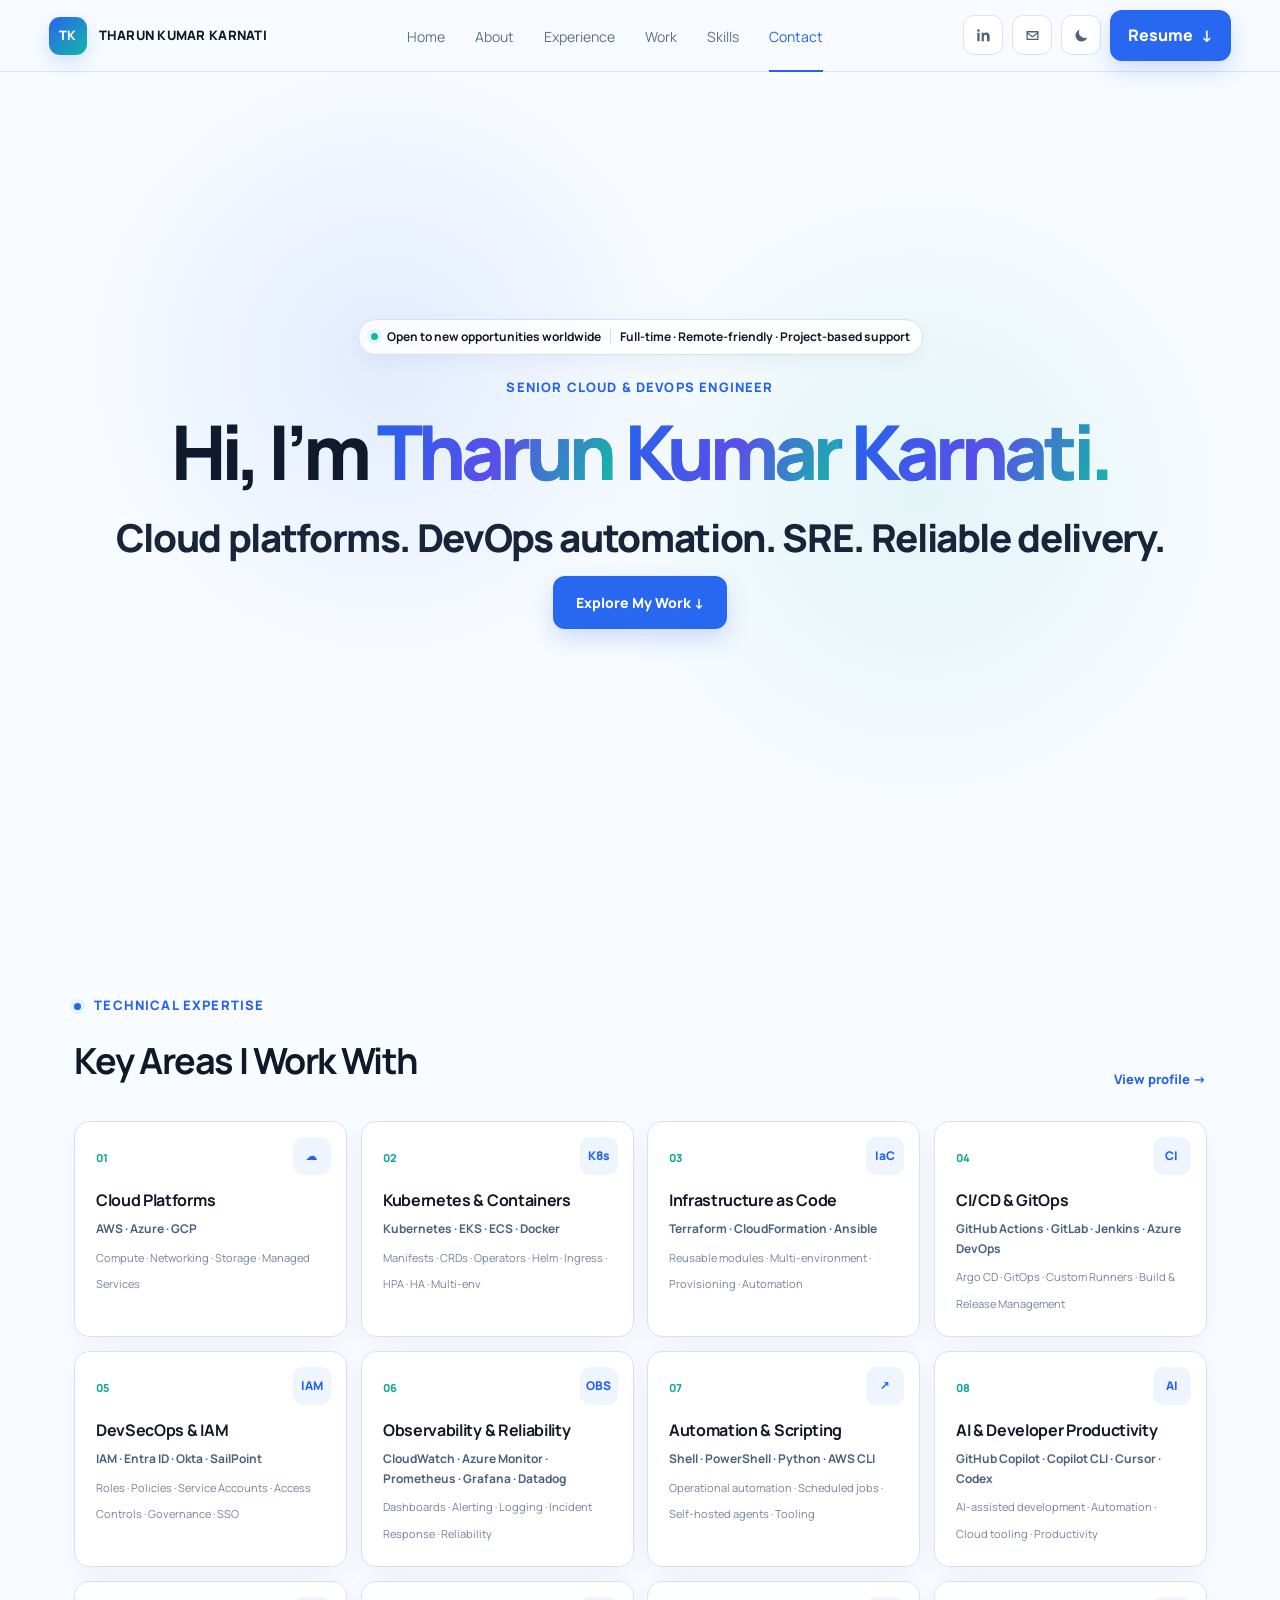
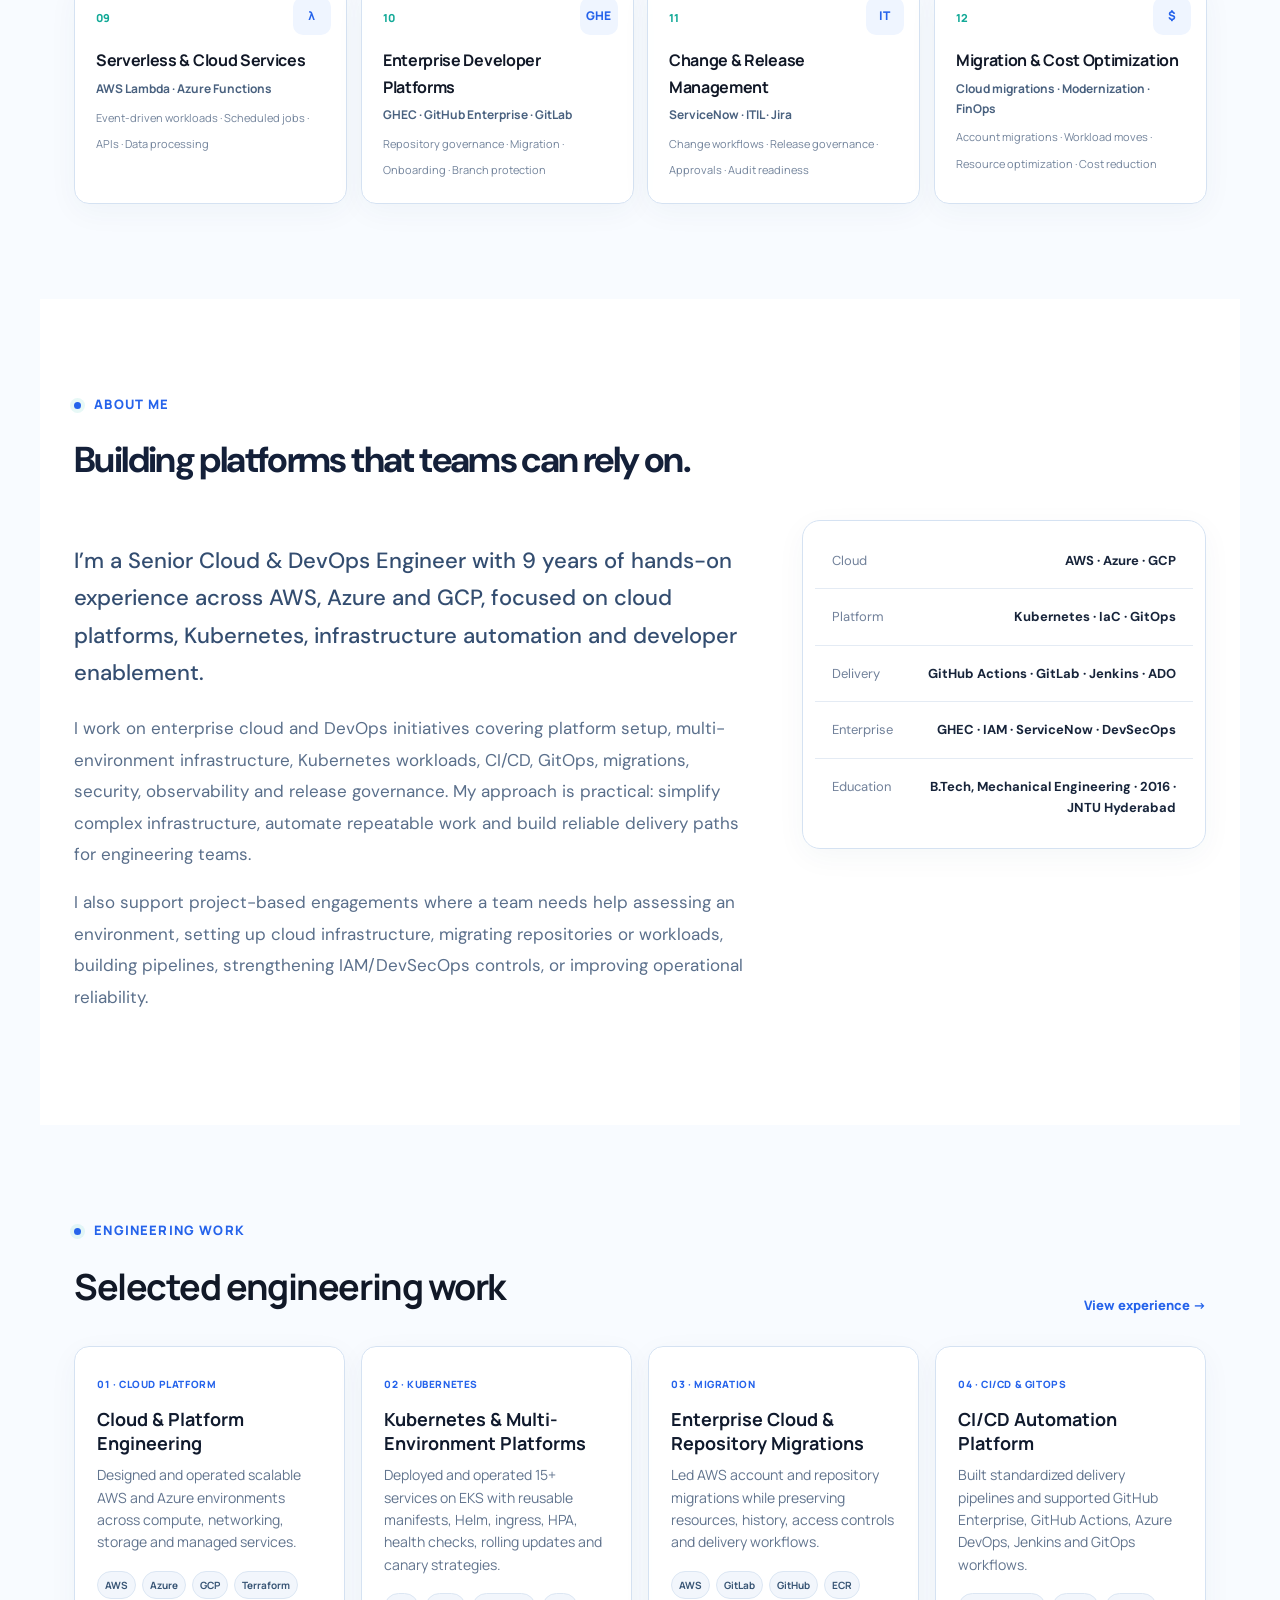
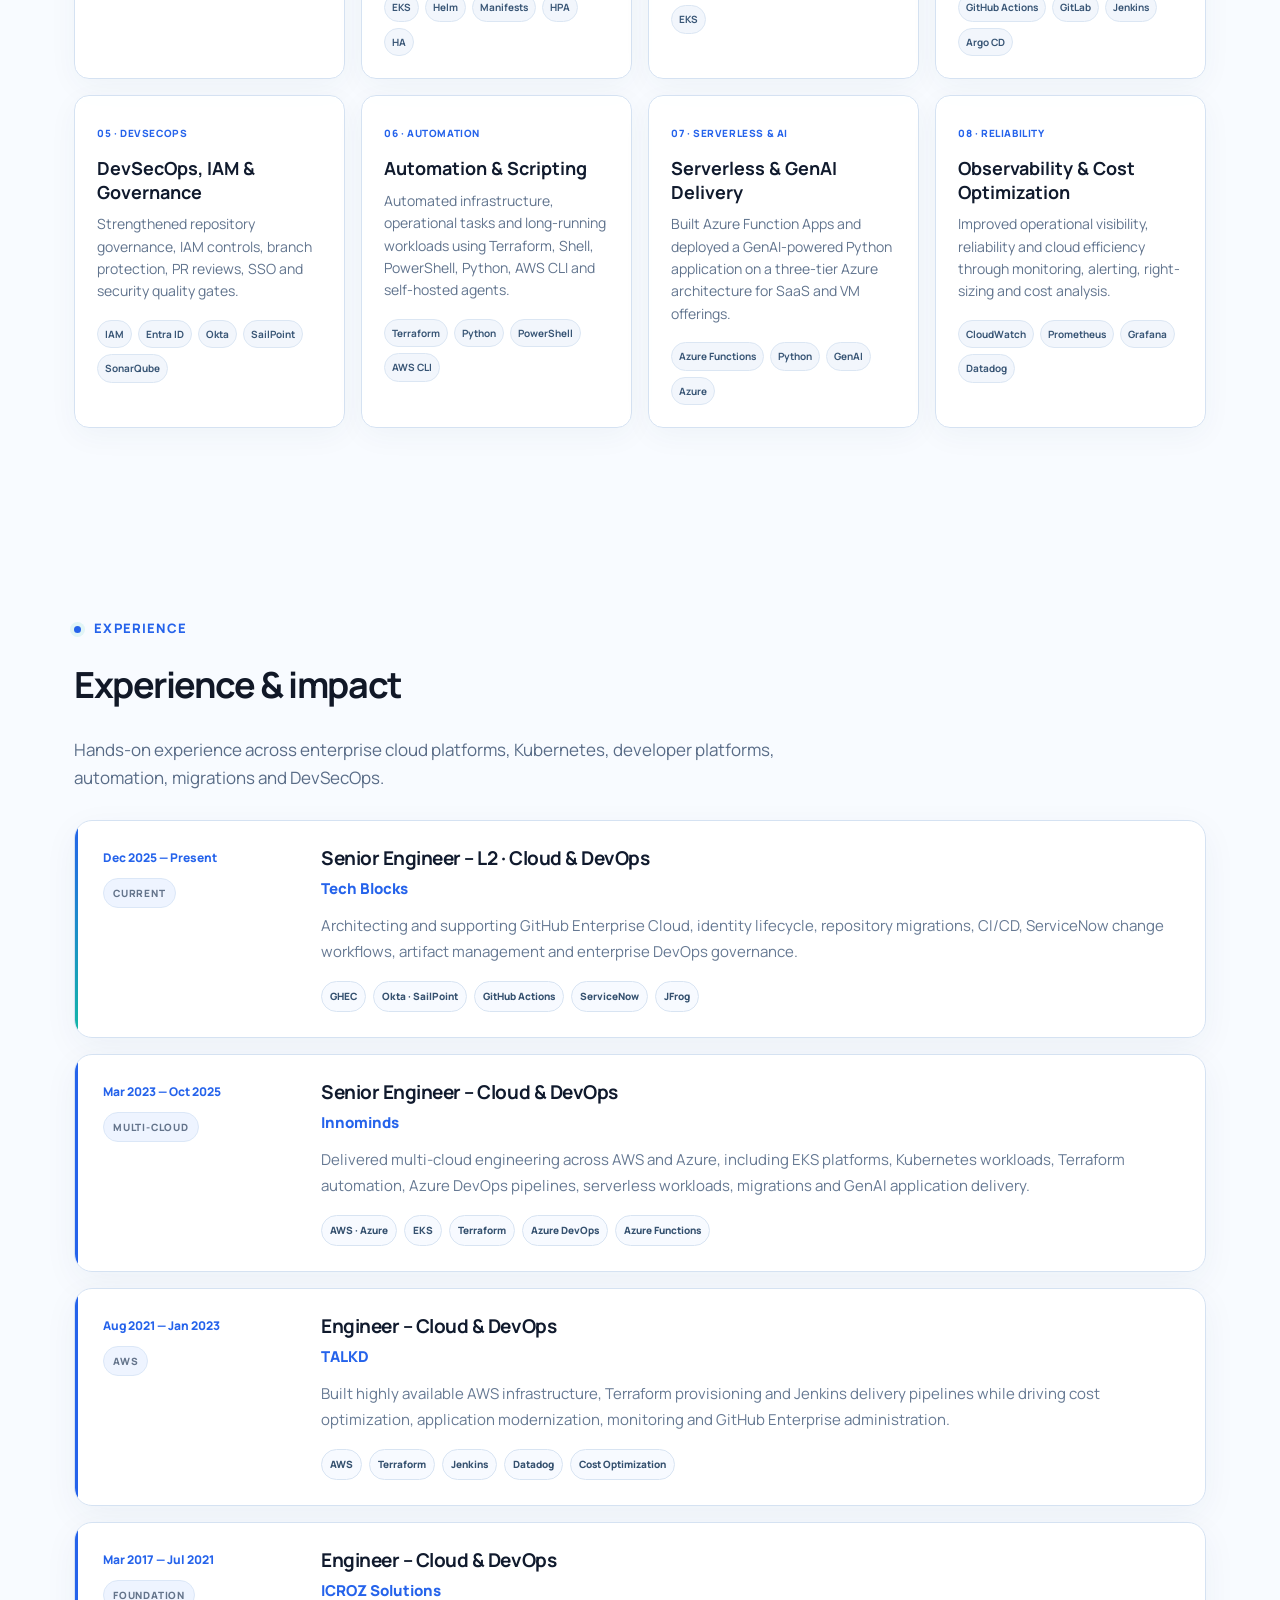
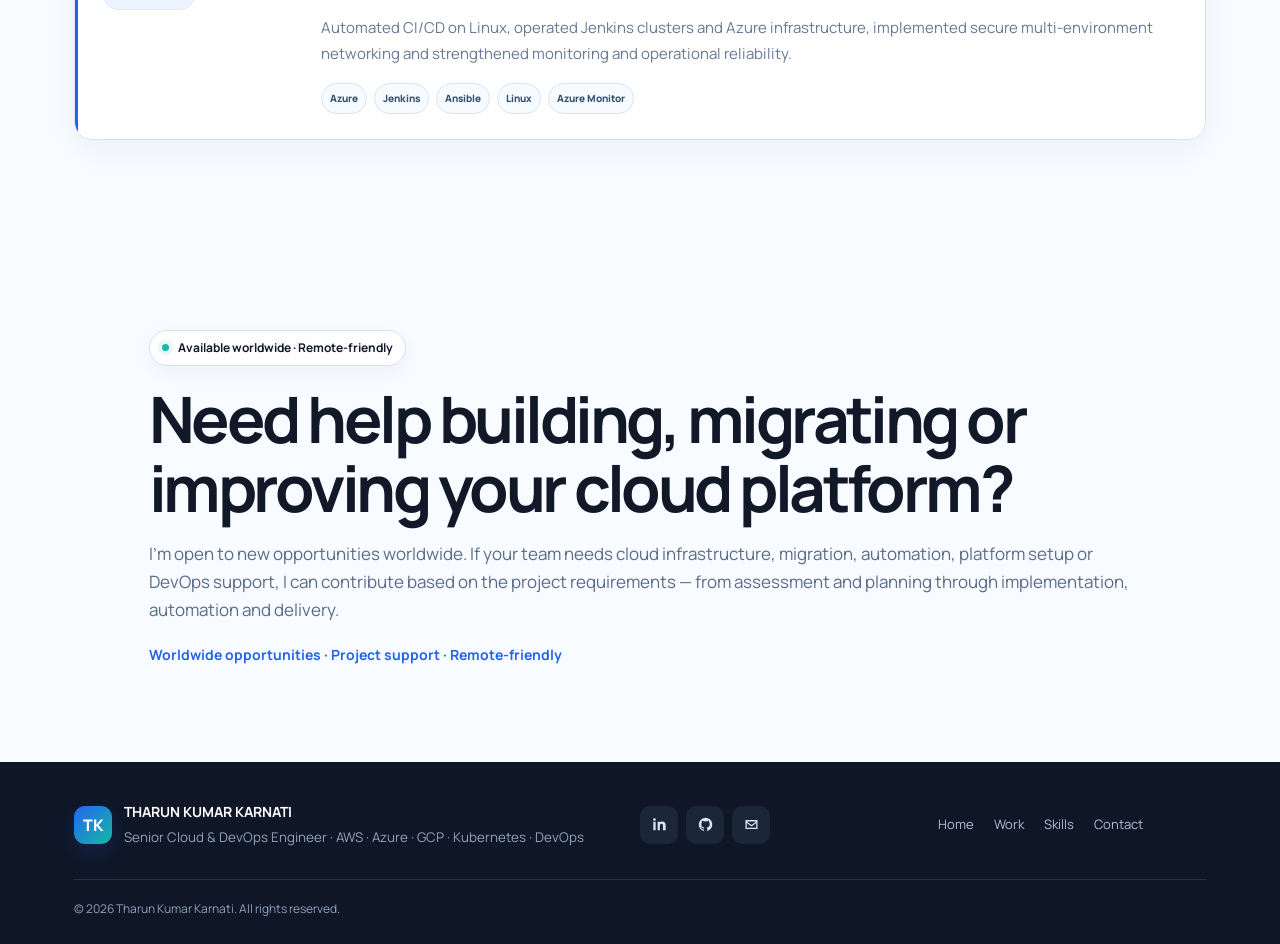
<file: index.html>
<!doctype html>
<html lang="en">
<head>
  <link rel="icon" type="image/svg+xml" href="favicon.svg">
  <link rel="shortcut icon" href="favicon.svg">
  <meta charset="utf-8">
  <meta name="viewport" content="width=device-width, initial-scale=1">
  <meta name="description" content="Tharun Kumar Karnati — Senior Cloud & DevOps Engineer specializing in AWS, Azure, GCP, Kubernetes, automation, CI/CD and enterprise DevOps platforms.">
  <title>Tharun Kumar Karnati | Senior Cloud & DevOps Engineer</title>
  <link rel="preconnect" href="https://fonts.googleapis.com">
  <link rel="preconnect" href="https://fonts.gstatic.com" crossorigin>
  <link href="https://fonts.googleapis.com/css2?family=DM+Sans:wght@400;500;600;700&family=Manrope:wght@400;500;600;700;800&display=swap" rel="stylesheet">
  <link rel="stylesheet" href="styles.css">
</head>
<body>
  <header class="site-header">
    <a class="brand" href="#home" aria-label="Tharun Kumar Karnati home">
      <span class="brand-mark">TK</span>
      <span>THARUN KUMAR KARNATI</span>
    </a>
    <nav class="nav" aria-label="Primary navigation">
      <a class="active" href="#home">Home</a>
      <a href="#about">About</a>
      <a href="#experience">Experience</a>
      <a href="#work">Work</a>
      <a href="#skills">Skills</a>
      <a href="#contact">Contact</a>
    </nav>
    <div class="header-actions">
      <a class="icon-btn" href="https://www.linkedin.com/in/tharunkumar-31304b123/" target="_blank" rel="noreferrer" aria-label="LinkedIn">
        <svg viewBox="0 0 24 24" aria-hidden="true"><path d="M6.5 8.1H3.3V20h3.2V8.1ZM4.9 3A1.9 1.9 0 1 0 4.9 6.8 1.9 1.9 0 0 0 4.9 3ZM20.7 13.2c0-3.6-1.9-5.3-4.5-5.3-2.1 0-3 .1-3.6 1.8h-.1V8.1H9.4V20h3.1v-5.9c0-1.6.3-3.2 2.4-3.2 2 0 2 1.9 2 3.3V20h3.8v-6.8Z"/></svg>
      </a>
      <a class="icon-btn" href="mailto:visionary6870@gmail.com" aria-label="Email">
        <svg viewBox="0 0 24 24" aria-hidden="true"><path d="M3.5 5.5h17v13h-17v-13Zm1.8 2.2v.2l6.7 4.9 6.7-4.9v-.2H5.3Zm13.4 2.3-6.7 4.8-6.7-4.8v6.7h13.4V10Z"/></svg>
      </a>
      <button class="icon-btn theme-toggle" type="button" aria-label="Toggle dark mode" title="Toggle dark mode">
        <svg class="moon" viewBox="0 0 24 24" aria-hidden="true"><path d="M20.1 14.7A8.1 8.1 0 0 1 9.3 3.9 8.5 8.5 0 1 0 20.1 14.7Z"/></svg>
        <svg class="sun" viewBox="0 0 24 24" aria-hidden="true"><path d="M12 4V2m0 20v-2M4 12H2m20 0h-2m-4.3-5.7 1.4-1.4m-11.4 11.4 1.4-1.4m0-8.6L5.7 4.9m12.6 14.2-1.4-1.4M12 7.5A4.5 4.5 0 1 0 12 16.5 4.5 4.5 0 0 0 12 7.5Z"/></svg>
      </button>
      <a class="resume-btn" href="resume.pdf" download>Resume <span>↓</span></a>
    </div>
  </header>

  <main id="home">
    <section class="hero section-grid">
      <div class="availability"><span class="status-dot"></span>Open to new opportunities worldwide <span class="divider"></span>Full-time · Remote-friendly · Project-based support</div>
      <div class="eyebrow">SENIOR CLOUD &amp; DEVOPS ENGINEER</div>
      <h1>Hi, I’m <span class="hero-name-accent"><span>Tharun</span> <span>Kumar</span> <span>Karnati.</span></span></h1>
      <h2 class="hero-positioning">Cloud platforms. DevOps automation. SRE. Reliable delivery.</h2>
      <div class="hero-actions">
        <a class="primary-btn" href="#work">Explore My Work ↓</a>
      </div>
    </section>

    <section id="skills" class="section expertise">
      <div class="section-heading">
        <div>
          <div class="eyebrow"><span class="mini-dot"></span> TECHNICAL EXPERTISE</div>
          <h2>Key Areas I Work With</h2>
        </div>
        <a class="section-link" href="#about">View profile →</a>
      </div>

      <div class="expertise-grid">
        <article class="skill-card"><span class="number">01</span><div class="skill-icon">☁</div><h3>Cloud Platforms</h3><p>AWS · Azure · GCP</p><small>Compute · Networking · Storage · Managed Services</small></article>
        <article class="skill-card"><span class="number">02</span><div class="skill-icon">K8s</div><h3>Kubernetes &amp; Containers</h3><p>Kubernetes · EKS · ECS · Docker</p><small>Manifests · CRDs · Operators · Helm · Ingress · HPA · HA · Multi-env</small></article>
        <article class="skill-card"><span class="number">03</span><div class="skill-icon">IaC</div><h3>Infrastructure as Code</h3><p>Terraform · CloudFormation · Ansible</p><small>Reusable modules · Multi-environment · Provisioning · Automation</small></article>
        <article class="skill-card"><span class="number">04</span><div class="skill-icon">CI</div><h3>CI/CD &amp; GitOps</h3><p>GitHub Actions · GitLab · Jenkins · Azure DevOps</p><small>Argo CD · GitOps · Custom Runners · Build &amp; Release Management</small></article>
        <article class="skill-card"><span class="number">05</span><div class="skill-icon">IAM</div><h3>DevSecOps &amp; IAM</h3><p>IAM · Entra ID · Okta · SailPoint</p><small>Roles · Policies · Service Accounts · Access Controls · Governance · SSO</small></article>
        <article class="skill-card"><span class="number">06</span><div class="skill-icon">OBS</div><h3>Observability &amp; Reliability</h3><p>CloudWatch · Azure Monitor · Prometheus · Grafana · Datadog</p><small>Dashboards · Alerting · Logging · Incident Response · Reliability</small></article>
        <article class="skill-card"><span class="number">07</span><div class="skill-icon">↗</div><h3>Automation &amp; Scripting</h3><p>Shell · PowerShell · Python · AWS CLI</p><small>Operational automation · Scheduled jobs · Self-hosted agents · Tooling</small></article>
        <article class="skill-card"><span class="number">08</span><div class="skill-icon">AI</div><h3>AI &amp; Developer Productivity</h3><p>GitHub Copilot · Copilot CLI · Cursor · Codex</p><small>AI-assisted development · Automation · Cloud tooling · Productivity</small></article>
        <article class="skill-card"><span class="number">09</span><div class="skill-icon">λ</div><h3>Serverless &amp; Cloud Services</h3><p>AWS Lambda · Azure Functions</p><small>Event-driven workloads · Scheduled jobs · APIs · Data processing</small></article>
        <article class="skill-card"><span class="number">10</span><div class="skill-icon">GHE</div><h3>Enterprise Developer Platforms</h3><p>GHEC · GitHub Enterprise · GitLab</p><small>Repository governance · Migration · Onboarding · Branch protection</small></article>
        <article class="skill-card"><span class="number">11</span><div class="skill-icon">IT</div><h3>Change &amp; Release Management</h3><p>ServiceNow · ITIL · Jira</p><small>Change workflows · Release governance · Approvals · Audit readiness</small></article>
        <article class="skill-card"><span class="number">12</span><div class="skill-icon">$</div><h3>Migration &amp; Cost Optimization</h3><p>Cloud migrations · Modernization · FinOps</p><small>Account migrations · Workload moves · Resource optimization · Cost reduction</small></article>
      </div>
    </section>

    <section id="about" class="section about">
      <div class="section-heading">
        <div><div class="eyebrow"><span class="mini-dot"></span> ABOUT ME</div><h2>Building platforms that teams can rely on.</h2></div>
      </div>
      <div class="about-grid">
        <div>
          <p class="lead">I’m a Senior Cloud &amp; DevOps Engineer with 9 years of hands-on experience across AWS, Azure and GCP, focused on cloud platforms, Kubernetes, infrastructure automation and developer enablement.</p>
          <p>I work on enterprise cloud and DevOps initiatives covering platform setup, multi-environment infrastructure, Kubernetes workloads, CI/CD, GitOps, migrations, security, observability and release governance. My approach is practical: simplify complex infrastructure, automate repeatable work and build reliable delivery paths for engineering teams.</p>
          <p>I also support project-based engagements where a team needs help assessing an environment, setting up cloud infrastructure, migrating repositories or workloads, building pipelines, strengthening IAM/DevSecOps controls, or improving operational reliability.</p>
        </div>
        <aside class="about-panel">
          <div class="panel-row"><span>Cloud</span><strong>AWS · Azure · GCP</strong></div>
          <div class="panel-row"><span>Platform</span><strong>Kubernetes · IaC · GitOps</strong></div>
          <div class="panel-row"><span>Delivery</span><strong>GitHub Actions · GitLab · Jenkins · ADO</strong></div>
          <div class="panel-row"><span>Enterprise</span><strong>GHEC · IAM · ServiceNow · DevSecOps</strong></div>
          <div class="panel-row"><span>Education</span><strong>B.Tech, Mechanical Engineering · 2016 · JNTU Hyderabad</strong></div>
        </aside>
      </div>
    </section>
<section id="work" class="section work">
      <div class="section-heading">
        <div>
          <div class="eyebrow"><span class="mini-dot"></span> ENGINEERING WORK</div>
          <h2>Selected engineering work</h2>
        </div>
        <a class="section-link" href="#experience">View experience →</a>
      </div>
      <div class="work-grid">
        <article class="work-card"><span>01 · CLOUD PLATFORM</span><h3>Cloud &amp; Platform Engineering</h3><p>Designed and operated scalable AWS and Azure environments across compute, networking, storage and managed services.</p><div class="work-tags"><b>AWS</b><b>Azure</b><b>GCP</b><b>Terraform</b></div></article>
        <article class="work-card"><span>02 · KUBERNETES</span><h3>Kubernetes &amp; Multi-Environment Platforms</h3><p>Deployed and operated 15+ services on EKS with reusable manifests, Helm, ingress, HPA, health checks, rolling updates and canary strategies.</p><div class="work-tags"><b>EKS</b><b>Helm</b><b>Manifests</b><b>HPA</b><b>HA</b></div></article>
        <article class="work-card"><span>03 · MIGRATION</span><h3>Enterprise Cloud &amp; Repository Migrations</h3><p>Led AWS account and repository migrations while preserving resources, history, access controls and delivery workflows.</p><div class="work-tags"><b>AWS</b><b>GitLab</b><b>GitHub</b><b>ECR</b><b>EKS</b></div></article>
        <article class="work-card"><span>04 · CI/CD &amp; GITOPS</span><h3>CI/CD Automation Platform</h3><p>Built standardized delivery pipelines and supported GitHub Enterprise, GitHub Actions, Azure DevOps, Jenkins and GitOps workflows.</p><div class="work-tags"><b>GitHub Actions</b><b>GitLab</b><b>Jenkins</b><b>Argo CD</b></div></article>
        <article class="work-card"><span>05 · DEVSECOPS</span><h3>DevSecOps, IAM &amp; Governance</h3><p>Strengthened repository governance, IAM controls, branch protection, PR reviews, SSO and security quality gates.</p><div class="work-tags"><b>IAM</b><b>Entra ID</b><b>Okta</b><b>SailPoint</b><b>SonarQube</b></div></article>
        <article class="work-card"><span>06 · AUTOMATION</span><h3>Automation &amp; Scripting</h3><p>Automated infrastructure, operational tasks and long-running workloads using Terraform, Shell, PowerShell, Python, AWS CLI and self-hosted agents.</p><div class="work-tags"><b>Terraform</b><b>Python</b><b>PowerShell</b><b>AWS CLI</b></div></article>
        <article class="work-card"><span>07 · SERVERLESS &amp; AI</span><h3>Serverless &amp; GenAI Delivery</h3><p>Built Azure Function Apps and deployed a GenAI-powered Python application on a three-tier Azure architecture for SaaS and VM offerings.</p><div class="work-tags"><b>Azure Functions</b><b>Python</b><b>GenAI</b><b>Azure</b></div></article>
        <article class="work-card"><span>08 · RELIABILITY</span><h3>Observability &amp; Cost Optimization</h3><p>Improved operational visibility, reliability and cloud efficiency through monitoring, alerting, right-sizing and cost analysis.</p><div class="work-tags"><b>CloudWatch</b><b>Prometheus</b><b>Grafana</b><b>Datadog</b></div></article>
      </div>
    </section>

    <section id="experience" class="section experience">
      <div class="section-heading">
        <div>
          <div class="eyebrow"><span class="mini-dot"></span> EXPERIENCE</div>
          <h2>Experience &amp; impact</h2>
        </div>
      </div>
      <div class="experience-intro">
        <p>Hands-on experience across enterprise cloud platforms, Kubernetes, developer platforms, automation, migrations and DevSecOps.</p>
      </div>

      <div class="experience-list">
        <article class="experience-card experience-current">
          <div class="experience-side">
            <span class="experience-period">Dec 2025 — Present</span>
            <span class="experience-tag">Current</span>
          </div>
          <div class="experience-body">
            <h3>Senior Engineer – L2 · Cloud &amp; DevOps</h3>
            <p class="experience-company">Tech Blocks</p>
            <p>Architecting and supporting GitHub Enterprise Cloud, identity lifecycle, repository migrations, CI/CD, ServiceNow change workflows, artifact management and enterprise DevOps governance.</p>
            <div class="impact-row"><span>GHEC</span><span>Okta · SailPoint</span><span>GitHub Actions</span><span>ServiceNow</span><span>JFrog</span></div>
          </div>
        </article>

        <article class="experience-card">
          <div class="experience-side">
            <span class="experience-period">Mar 2023 — Oct 2025</span>
            <span class="experience-tag">Multi-Cloud</span>
          </div>
          <div class="experience-body">
            <h3>Senior Engineer – Cloud &amp; DevOps</h3>
            <p class="experience-company">Innominds</p>
            <p>Delivered multi-cloud engineering across AWS and Azure, including EKS platforms, Kubernetes workloads, Terraform automation, Azure DevOps pipelines, serverless workloads, migrations and GenAI application delivery.</p>
            <div class="impact-row"><span>AWS · Azure</span><span>EKS</span><span>Terraform</span><span>Azure DevOps</span><span>Azure Functions</span></div>
          </div>
        </article>

        <article class="experience-card">
          <div class="experience-side">
            <span class="experience-period">Aug 2021 — Jan 2023</span>
            <span class="experience-tag">AWS</span>
          </div>
          <div class="experience-body">
            <h3>Engineer – Cloud &amp; DevOps</h3>
            <p class="experience-company">TALKD</p>
            <p>Built highly available AWS infrastructure, Terraform provisioning and Jenkins delivery pipelines while driving cost optimization, application modernization, monitoring and GitHub Enterprise administration.</p>
            <div class="impact-row"><span>AWS</span><span>Terraform</span><span>Jenkins</span><span>Datadog</span><span>Cost Optimization</span></div>
          </div>
        </article>

        <article class="experience-card">
          <div class="experience-side">
            <span class="experience-period">Mar 2017 — Jul 2021</span>
            <span class="experience-tag">Foundation</span>
          </div>
          <div class="experience-body">
            <h3>Engineer – Cloud &amp; DevOps</h3>
            <p class="experience-company">ICROZ Solutions</p>
            <p>Automated CI/CD on Linux, operated Jenkins clusters and Azure infrastructure, implemented secure multi-environment networking and strengthened monitoring and operational reliability.</p>
            <div class="impact-row"><span>Azure</span><span>Jenkins</span><span>Ansible</span><span>Linux</span><span>Azure Monitor</span></div>
          </div>
        </article>
      </div>
    </section>

<section id="contact" class="section contact">
      <div class="contact-copy">
        <div class="availability compact"><span class="status-dot"></span>Available worldwide · Remote-friendly</div>
        <h2>Need help building, migrating or improving your cloud platform?</h2>
        <p>I’m open to new opportunities worldwide. If your team needs cloud infrastructure, migration, automation, platform setup or DevOps support, I can contribute based on the project requirements — from assessment and planning through implementation, automation and delivery.</p>
        <strong>Worldwide opportunities · Project support · Remote-friendly</strong>
      </div>
</section>
  </main>

  <footer class="footer">
    <div class="footer-main">
      <div class="footer-brand"><span class="brand-mark">TK</span><div><b>THARUN KUMAR KARNATI</b><small>Senior Cloud &amp; DevOps Engineer · AWS · Azure · GCP · Kubernetes · DevOps</small></div></div>
      <div class="footer-social">
        <a href="https://www.linkedin.com/in/tharunkumar-31304b123/" target="_blank" rel="noreferrer" aria-label="LinkedIn">
          <svg viewBox="0 0 24 24"><path d="M6.5 8.1H3.3V20h3.2V8.1ZM4.9 3A1.9 1.9 0 1 0 4.9 6.8 1.9 1.9 0 0 0 4.9 3ZM20.7 13.2c0-3.6-1.9-5.3-4.5-5.3-2.1 0-3 .1-3.6 1.8h-.1V8.1H9.4V20h3.1v-5.9c0-1.6.3-3.2 2.4-3.2 2 0 2 1.9 2 3.3V20h3.8v-6.8Z"/></svg>
        </a>
        <a href="https://github.com/tharunkumarkarnati" target="_blank" rel="noreferrer" aria-label="GitHub">
          <svg viewBox="0 0 24 24"><path d="M12 2.5a9.5 9.5 0 0 0-3 18.51c.47.09.64-.2.64-.45v-1.73c-2.6.56-3.15-1.1-3.15-1.1-.43-1.08-1.04-1.37-1.04-1.37-.85-.58.06-.57.06-.57.94.07 1.44.97 1.44.97.84 1.44 2.2 1.02 2.74.78.08-.61.33-1.02.6-1.25-2.08-.24-4.27-1.04-4.27-4.64 0-1.03.37-1.87.97-2.53-.1-.24-.42-1.2.09-2.5 0 0 .79-.25 2.6.97a8.98 8.98 0 0 1 4.72 0c1.81-1.22 2.6-.97 2.6-.97.51 1.3.19 2.26.09 2.5.6.66.97 1.5.97 2.53 0 3.61-2.2 4.39-4.28 4.63.34.29.64.85.64 1.72v2.55c0 .25.17.54.65.45A9.5 9.5 0 0 0 12 2.5Z"/></svg>
        </a>
        <a href="mailto:visionary6870@gmail.com" aria-label="Email"><svg viewBox="0 0 24 24"><path d="M3.5 5.5h17v13h-17v-13Zm1.8 2.2v.2l6.7 4.9 6.7-4.9v-.2H5.3Zm13.4 2.3-6.7 4.8-6.7-4.8v6.7h13.4V10Z"/></svg></a>
      </div>
      <nav class="footer-nav"><a href="#home">Home</a><a href="#work">Work</a><a href="#skills">Skills</a><a href="#contact">Contact</a></nav>
      <div class="copyright">© 2026 Tharun Kumar Karnati. All rights reserved.</div>
    </div>
  </footer>
  <script src="script.js"></script>
</body>
</html>
</file>
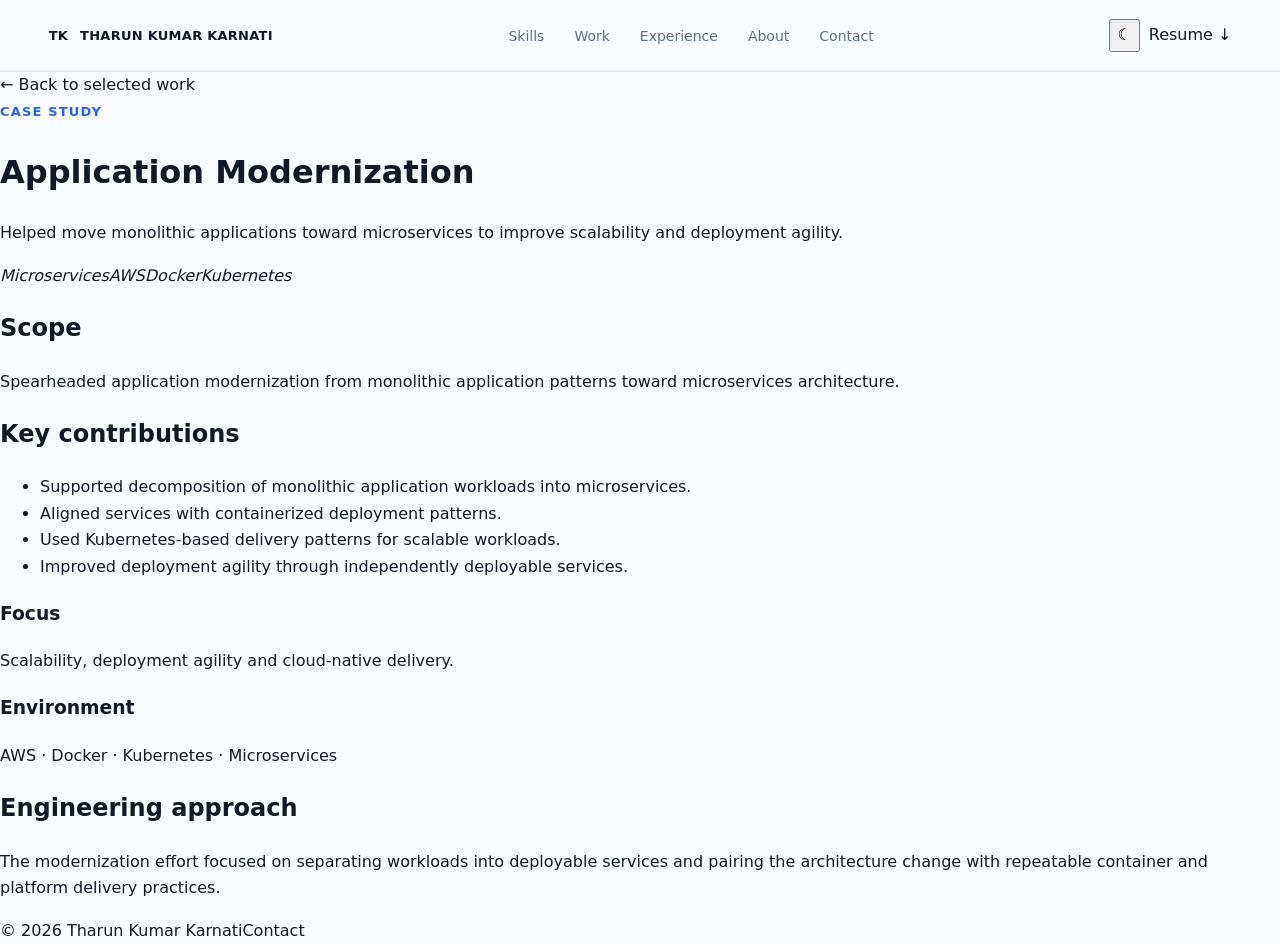
<file: projects/application-modernization.html>
<!doctype html><html lang="en"><head><meta charset="utf-8"><meta name="viewport" content="width=device-width, initial-scale=1"><title>Application Modernization | Tharun Kumar Karnati</title><link rel="stylesheet" href="../styles.css"></head><body><header class="site-header"><a class="brand" href="../index.html#home"><span>TK</span><strong>THARUN KUMAR KARNATI</strong></a><nav class="nav"><a href="../index.html#skills">Skills</a><a href="../index.html#projects">Work</a><a href="../index.html#experience">Experience</a><a href="../index.html#about">About</a><a href="../index.html#contact">Contact</a></nav><div class="header-actions"><button class="theme-toggle" id="themeToggle" type="button" aria-label="Switch to dark mode" title="Dark mode">☾</button><a class="btn btn-primary small" href="../THARUN-KUMAR-KARNATI-Resume.docx" download>Resume ↓</a></div></header><main class="case-study"><a class="back-link" href="../index.html#projects">← Back to selected work</a><div class="case-hero"><span class="eyebrow">CASE STUDY</span><h1>Application Modernization</h1><p class="case-summary">Helped move monolithic applications toward microservices to improve scalability and deployment agility.</p><div class="tags"><i>Microservices</i><i>AWS</i><i>Docker</i><i>Kubernetes</i></div></div><div class="case-grid"><div><section><h2>Scope</h2><p>Spearheaded application modernization from monolithic application patterns toward microservices architecture.</p></section><section><h2>Key contributions</h2><ul><li>Supported decomposition of monolithic application workloads into microservices.</li><li>Aligned services with containerized deployment patterns.</li><li>Used Kubernetes-based delivery patterns for scalable workloads.</li><li>Improved deployment agility through independently deployable services.</li></ul></section></div><aside class="case-aside"><h3>Focus</h3><p>Scalability, deployment agility and cloud-native delivery.</p><h3>Environment</h3><p>AWS · Docker · Kubernetes · Microservices</p></aside></div><section class="case-footer"><h2>Engineering approach</h2><p>The modernization effort focused on separating workloads into deployable services and pairing the architecture change with repeatable container and platform delivery practices.</p></section></main><footer><span>© <span id="year"></span> Tharun Kumar Karnati</span><a href="../index.html#contact">Contact</a></footer><script>document.getElementById('year').textContent=new Date().getFullYear();</script></body></html>
</file>
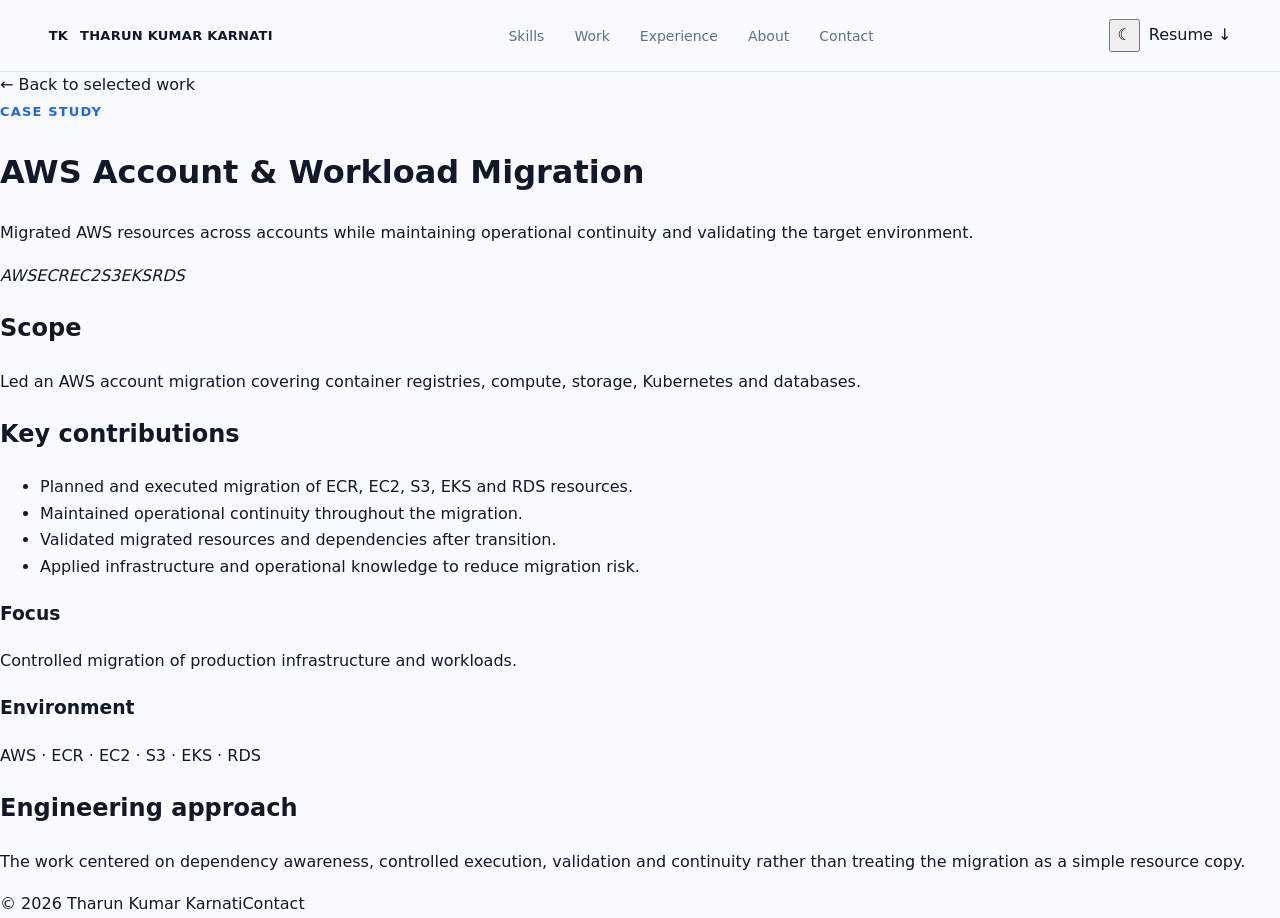
<file: projects/aws-account-migration.html>
<!doctype html><html lang="en"><head><meta charset="utf-8"><meta name="viewport" content="width=device-width, initial-scale=1"><title>AWS Account & Workload Migration | Tharun Kumar Karnati</title><link rel="stylesheet" href="../styles.css"></head><body><header class="site-header"><a class="brand" href="../index.html#home"><span>TK</span><strong>THARUN KUMAR KARNATI</strong></a><nav class="nav"><a href="../index.html#skills">Skills</a><a href="../index.html#projects">Work</a><a href="../index.html#experience">Experience</a><a href="../index.html#about">About</a><a href="../index.html#contact">Contact</a></nav><div class="header-actions"><button class="theme-toggle" id="themeToggle" type="button" aria-label="Switch to dark mode" title="Dark mode">☾</button><a class="btn btn-primary small" href="../THARUN-KUMAR-KARNATI-Resume.docx" download>Resume ↓</a></div></header><main class="case-study"><a class="back-link" href="../index.html#projects">← Back to selected work</a><div class="case-hero"><span class="eyebrow">CASE STUDY</span><h1>AWS Account & Workload Migration</h1><p class="case-summary">Migrated AWS resources across accounts while maintaining operational continuity and validating the target environment.</p><div class="tags"><i>AWS</i><i>ECR</i><i>EC2</i><i>S3</i><i>EKS</i><i>RDS</i></div></div><div class="case-grid"><div><section><h2>Scope</h2><p>Led an AWS account migration covering container registries, compute, storage, Kubernetes and databases.</p></section><section><h2>Key contributions</h2><ul><li>Planned and executed migration of ECR, EC2, S3, EKS and RDS resources.</li><li>Maintained operational continuity throughout the migration.</li><li>Validated migrated resources and dependencies after transition.</li><li>Applied infrastructure and operational knowledge to reduce migration risk.</li></ul></section></div><aside class="case-aside"><h3>Focus</h3><p>Controlled migration of production infrastructure and workloads.</p><h3>Environment</h3><p>AWS · ECR · EC2 · S3 · EKS · RDS</p></aside></div><section class="case-footer"><h2>Engineering approach</h2><p>The work centered on dependency awareness, controlled execution, validation and continuity rather than treating the migration as a simple resource copy.</p></section></main><footer><span>© <span id="year"></span> Tharun Kumar Karnati</span><a href="../index.html#contact">Contact</a></footer><script>document.getElementById('year').textContent=new Date().getFullYear();</script></body></html>
</file>
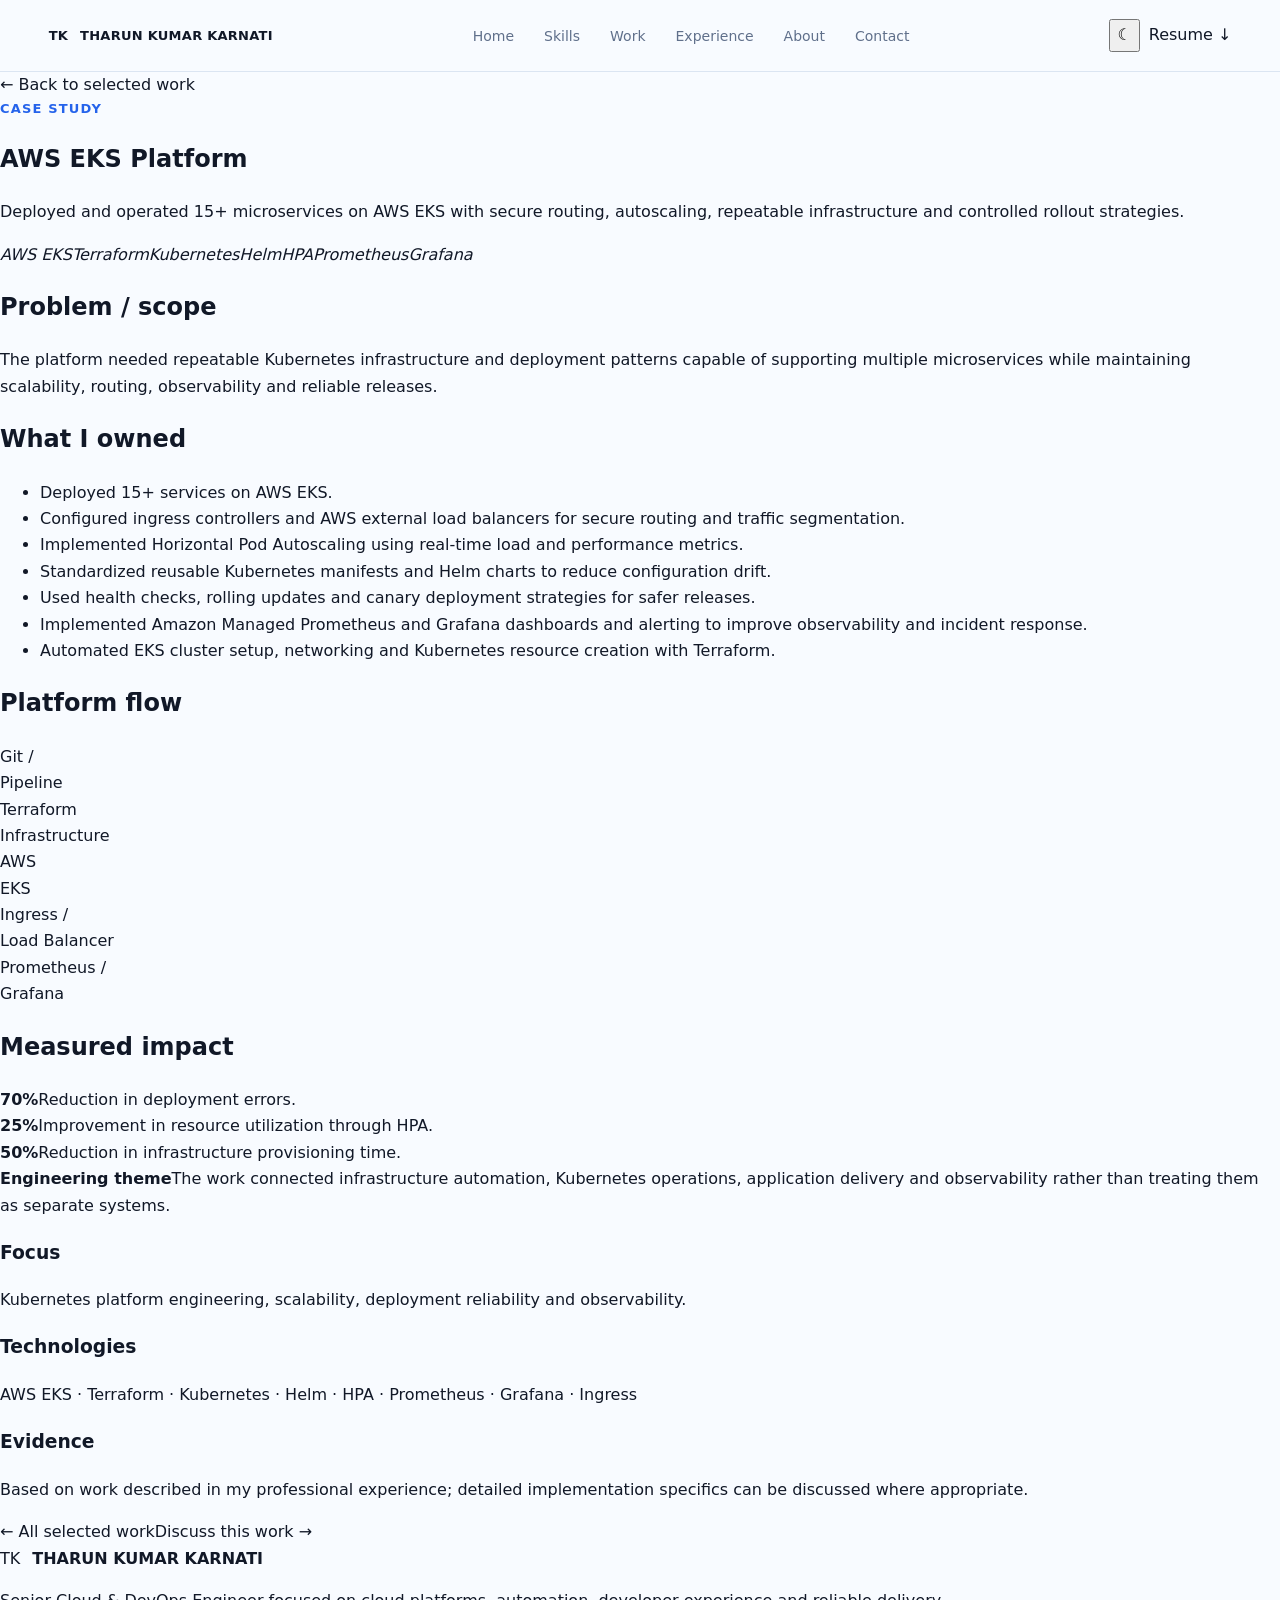
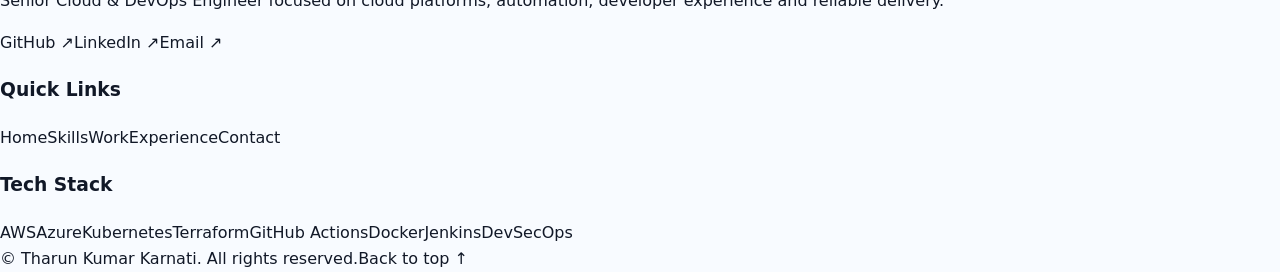
<file: projects/aws-eks-platform.html>
<!doctype html><html lang="en"><head><meta charset="utf-8"><meta name="viewport" content="width=device-width,initial-scale=1"><meta name="description" content="AWS EKS platform for microservices, autoscaling, routing, observability and safe deployments."><title>AWS EKS Platform | Tharun Kumar Karnati</title><link rel="preconnect" href="https://fonts.googleapis.com"><link rel="preconnect" href="https://fonts.gstatic.com" crossorigin><link href="https://fonts.googleapis.com/css2?family=Plus+Jakarta+Sans:wght@400;500;600;700;800&display=swap" rel="stylesheet"><link rel="stylesheet" href="../styles.css"></head><body><header class="site-header"><a class="brand" href="../index.html"><span>TK</span><strong>THARUN KUMAR KARNATI</strong></a><nav class="nav"><a href="../index.html#home">Home</a><a href="../index.html#skills">Skills</a><a href="../index.html#projects">Work</a><a href="../index.html#experience">Experience</a><a href="../index.html#about">About</a><a href="../index.html#contact">Contact</a></nav><div class="header-actions"><button class="theme-toggle" id="themeToggle" type="button" aria-label="Switch to dark mode" title="Dark mode">☾</button><a class="btn btn-primary small" href="../THARUN-KUMAR-KARNATI-Resume.docx" download>Resume ↓</a></div></header><main class="case-study"><a class="case-back" href="../index.html#projects">← Back to selected work</a><section class="case-hero"><div class="eyebrow">CASE STUDY</div><h1>AWS EKS Platform</h1><p class="lead">Deployed and operated 15+ microservices on AWS EKS with secure routing, autoscaling, repeatable infrastructure and controlled rollout strategies.</p><div class="case-meta"><i>AWS EKS</i><i>Terraform</i><i>Kubernetes</i><i>Helm</i><i>HPA</i><i>Prometheus</i><i>Grafana</i></div></section><div class="case-layout"><article class="case-main"><h2>Problem / scope</h2><p>The platform needed repeatable Kubernetes infrastructure and deployment patterns capable of supporting multiple microservices while maintaining scalability, routing, observability and reliable releases.</p><h2>What I owned</h2><ul><li>Deployed 15+ services on AWS EKS.</li><li>Configured ingress controllers and AWS external load balancers for secure routing and traffic segmentation.</li><li>Implemented Horizontal Pod Autoscaling using real-time load and performance metrics.</li><li>Standardized reusable Kubernetes manifests and Helm charts to reduce configuration drift.</li><li>Used health checks, rolling updates and canary deployment strategies for safer releases.</li><li>Implemented Amazon Managed Prometheus and Grafana dashboards and alerting to improve observability and incident response.</li><li>Automated EKS cluster setup, networking and Kubernetes resource creation with Terraform.</li></ul><h2>Platform flow</h2><div class="flow"><div class="flow-node">Git /<br>Pipeline</div><div class="flow-node">Terraform<br>Infrastructure</div><div class="flow-node">AWS<br>EKS</div><div class="flow-node">Ingress /<br>Load Balancer</div><div class="flow-node">Prometheus /<br>Grafana</div></div><h2>Measured impact</h2><div class="impact-grid"><div class="impact"><b>70%</b><span>Reduction in deployment errors.</span></div><div class="impact"><b>25%</b><span>Improvement in resource utilization through HPA.</span></div><div class="impact"><b>50%</b><span>Reduction in infrastructure provisioning time.</span></div></div><div class="callout"><strong>Engineering theme</strong>The work connected infrastructure automation, Kubernetes operations, application delivery and observability rather than treating them as separate systems.</div></article><aside class="case-aside"><div class="case-aside-card"><h3>Focus</h3><p>Kubernetes platform engineering, scalability, deployment reliability and observability.</p></div><div class="case-aside-card"><h3>Technologies</h3><p>AWS EKS · Terraform · Kubernetes · Helm · HPA · Prometheus · Grafana · Ingress</p></div><div class="case-aside-card"><h3>Evidence</h3><p>Based on work described in my professional experience; detailed implementation specifics can be discussed where appropriate.</p></div></aside></div><div class="case-next"><a href="../index.html#projects">← All selected work</a><a href="../index.html#contact">Discuss this work →</a></div></main><footer class="site-footer"><div class="footer-grid"><div class="footer-about"><a class="footer-brand" href="../index.html#home"><span>TK</span><strong>THARUN KUMAR KARNATI</strong></a><p>Senior Cloud &amp; DevOps Engineer focused on cloud platforms, automation, developer experience and reliable delivery.</p><div class="footer-socials"><a href="https://github.com/tharunkumarkarnati/tharun-portfolio" target="_blank" rel="noreferrer">GitHub ↗</a><a href="https://www.linkedin.com/in/tharunkumar-31304b123/" target="_blank" rel="noreferrer">LinkedIn ↗</a><a href="mailto:visionary6870@gmail.com">Email ↗</a></div></div><div><h3>Quick Links</h3><a href="../index.html#home">Home</a><a href="../index.html#skills">Skills</a><a href="../index.html#projects">Work</a><a href="../index.html#experience">Experience</a><a href="../index.html#contact">Contact</a></div><div><h3>Tech Stack</h3><div class="footer-tags"><span>AWS</span><span>Azure</span><span>Kubernetes</span><span>Terraform</span><span>GitHub Actions</span><span>Docker</span><span>Jenkins</span><span>DevSecOps</span></div></div></div><div class="footer-bottom"><span>© <span id="year"></span> Tharun Kumar Karnati. All rights reserved.</span><a href="../index.html#home">Back to top ↑</a></div></footer><script src="../script.js"></script></body></html>
</file>
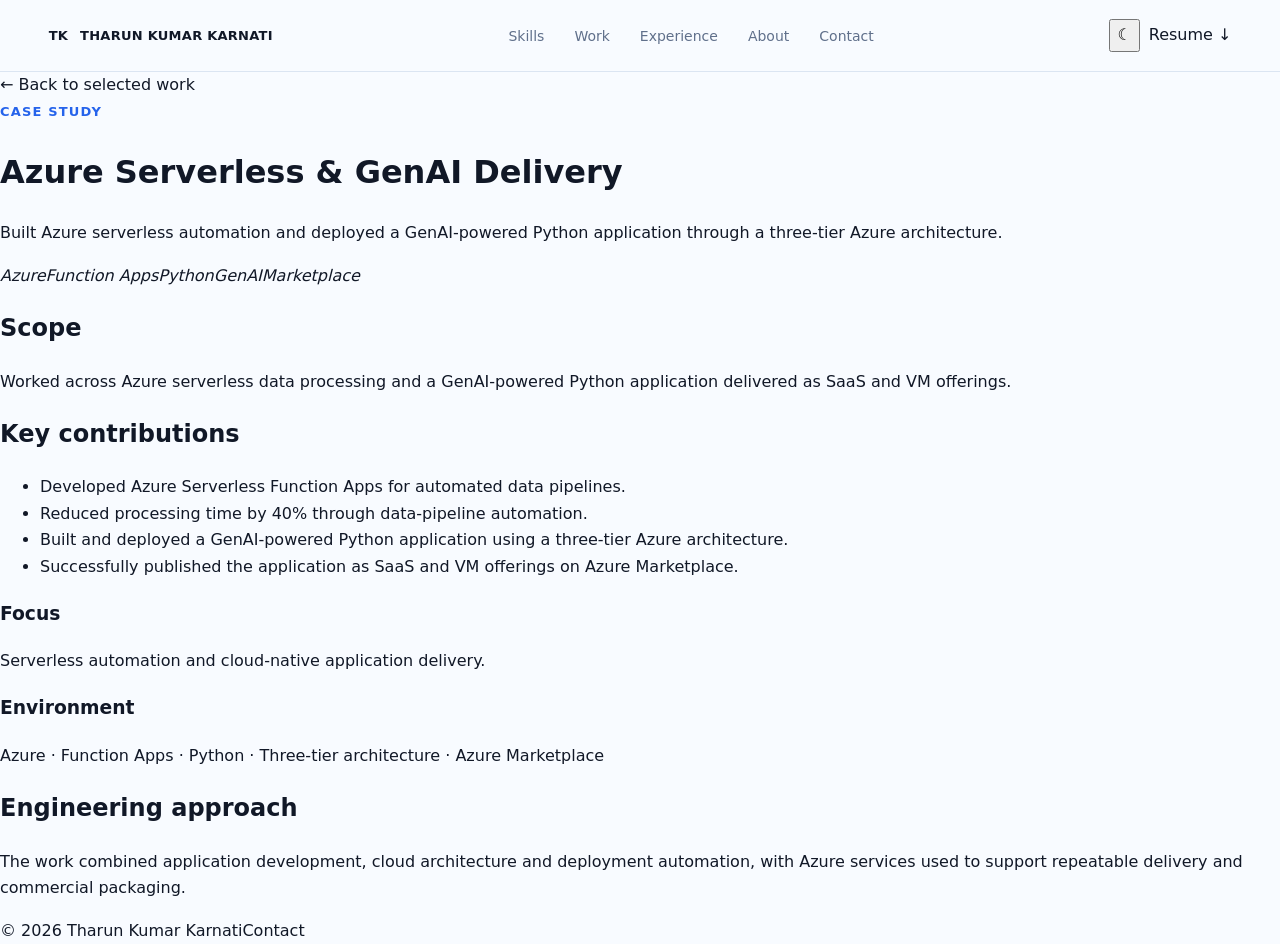
<file: projects/azure-serverless-genai.html>
<!doctype html><html lang="en"><head><meta charset="utf-8"><meta name="viewport" content="width=device-width, initial-scale=1"><title>Azure Serverless & GenAI Delivery | Tharun Kumar Karnati</title><link rel="stylesheet" href="../styles.css"></head><body><header class="site-header"><a class="brand" href="../index.html#home"><span>TK</span><strong>THARUN KUMAR KARNATI</strong></a><nav class="nav"><a href="../index.html#skills">Skills</a><a href="../index.html#projects">Work</a><a href="../index.html#experience">Experience</a><a href="../index.html#about">About</a><a href="../index.html#contact">Contact</a></nav><div class="header-actions"><button class="theme-toggle" id="themeToggle" type="button" aria-label="Switch to dark mode" title="Dark mode">☾</button><a class="btn btn-primary small" href="../THARUN-KUMAR-KARNATI-Resume.docx" download>Resume ↓</a></div></header><main class="case-study"><a class="back-link" href="../index.html#projects">← Back to selected work</a><div class="case-hero"><span class="eyebrow">CASE STUDY</span><h1>Azure Serverless & GenAI Delivery</h1><p class="case-summary">Built Azure serverless automation and deployed a GenAI-powered Python application through a three-tier Azure architecture.</p><div class="tags"><i>Azure</i><i>Function Apps</i><i>Python</i><i>GenAI</i><i>Marketplace</i></div></div><div class="case-grid"><div><section><h2>Scope</h2><p>Worked across Azure serverless data processing and a GenAI-powered Python application delivered as SaaS and VM offerings.</p></section><section><h2>Key contributions</h2><ul><li>Developed Azure Serverless Function Apps for automated data pipelines.</li><li>Reduced processing time by 40% through data-pipeline automation.</li><li>Built and deployed a GenAI-powered Python application using a three-tier Azure architecture.</li><li>Successfully published the application as SaaS and VM offerings on Azure Marketplace.</li></ul></section></div><aside class="case-aside"><h3>Focus</h3><p>Serverless automation and cloud-native application delivery.</p><h3>Environment</h3><p>Azure · Function Apps · Python · Three-tier architecture · Azure Marketplace</p></aside></div><section class="case-footer"><h2>Engineering approach</h2><p>The work combined application development, cloud architecture and deployment automation, with Azure services used to support repeatable delivery and commercial packaging.</p></section></main><footer><span>© <span id="year"></span> Tharun Kumar Karnati</span><a href="../index.html#contact">Contact</a></footer><script>document.getElementById('year').textContent=new Date().getFullYear();</script></body></html>
</file>
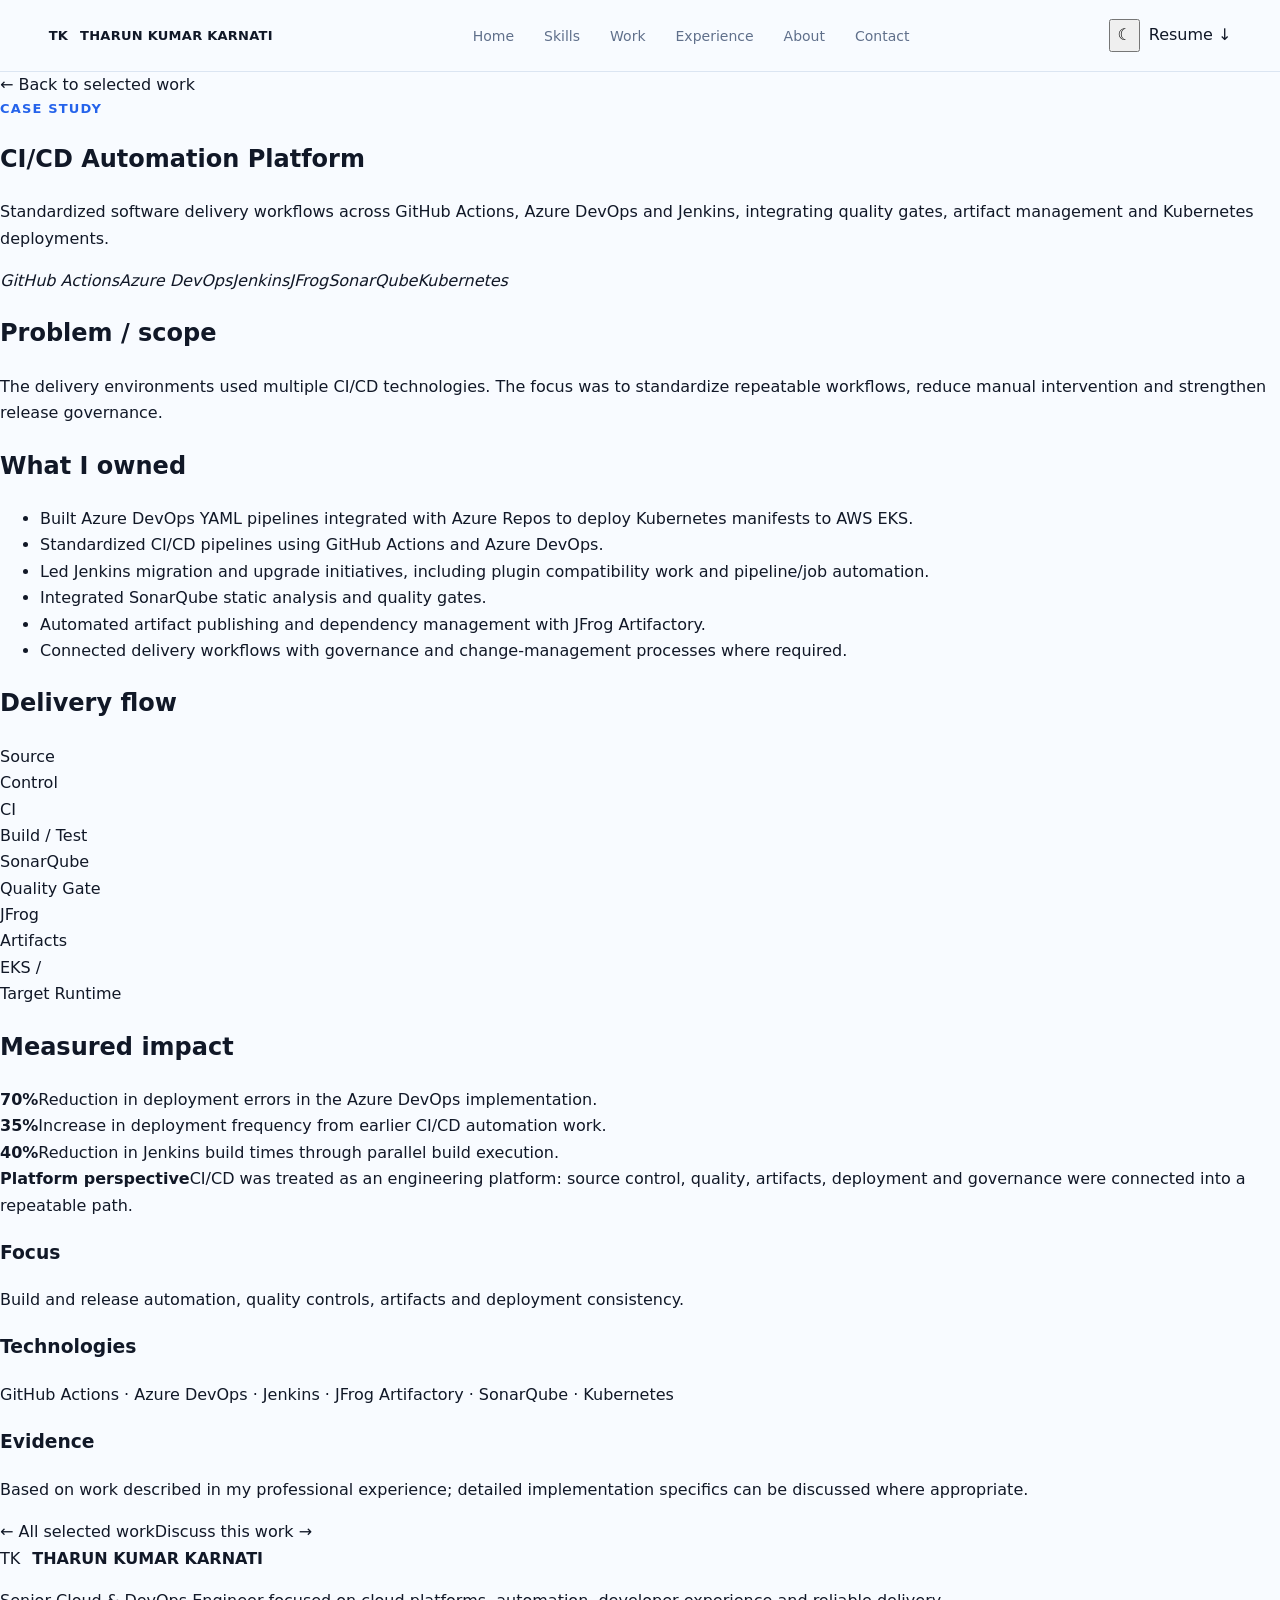
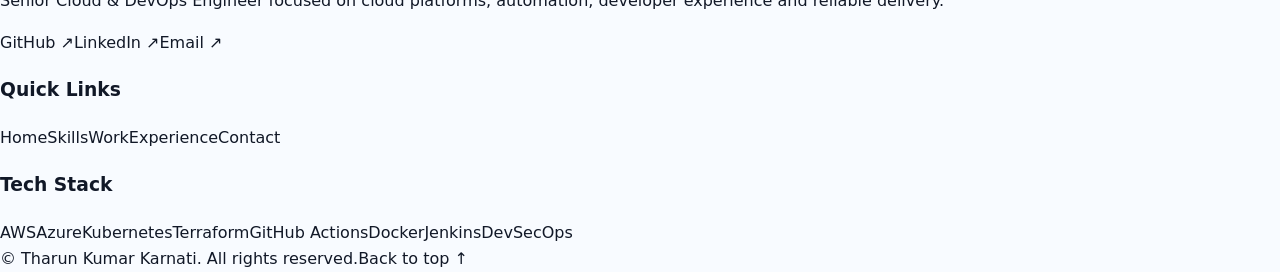
<file: projects/cicd-automation.html>
<!doctype html><html lang="en"><head><meta charset="utf-8"><meta name="viewport" content="width=device-width,initial-scale=1"><meta name="description" content="CI/CD automation across GitHub Actions, Azure DevOps and Jenkins."><title>CI/CD Automation Platform | Tharun Kumar Karnati</title><link rel="preconnect" href="https://fonts.googleapis.com"><link rel="preconnect" href="https://fonts.gstatic.com" crossorigin><link href="https://fonts.googleapis.com/css2?family=Plus+Jakarta+Sans:wght@400;500;600;700;800&display=swap" rel="stylesheet"><link rel="stylesheet" href="../styles.css"></head><body><header class="site-header"><a class="brand" href="../index.html"><span>TK</span><strong>THARUN KUMAR KARNATI</strong></a><nav class="nav"><a href="../index.html#home">Home</a><a href="../index.html#skills">Skills</a><a href="../index.html#projects">Work</a><a href="../index.html#experience">Experience</a><a href="../index.html#about">About</a><a href="../index.html#contact">Contact</a></nav><div class="header-actions"><button class="theme-toggle" id="themeToggle" type="button" aria-label="Switch to dark mode" title="Dark mode">☾</button><a class="btn btn-primary small" href="../THARUN-KUMAR-KARNATI-Resume.docx" download>Resume ↓</a></div></header><main class="case-study"><a class="case-back" href="../index.html#projects">← Back to selected work</a><section class="case-hero"><div class="eyebrow">CASE STUDY</div><h1>CI/CD Automation Platform</h1><p class="lead">Standardized software delivery workflows across GitHub Actions, Azure DevOps and Jenkins, integrating quality gates, artifact management and Kubernetes deployments.</p><div class="case-meta"><i>GitHub Actions</i><i>Azure DevOps</i><i>Jenkins</i><i>JFrog</i><i>SonarQube</i><i>Kubernetes</i></div></section><div class="case-layout"><article class="case-main"><h2>Problem / scope</h2><p>The delivery environments used multiple CI/CD technologies. The focus was to standardize repeatable workflows, reduce manual intervention and strengthen release governance.</p><h2>What I owned</h2><ul><li>Built Azure DevOps YAML pipelines integrated with Azure Repos to deploy Kubernetes manifests to AWS EKS.</li><li>Standardized CI/CD pipelines using GitHub Actions and Azure DevOps.</li><li>Led Jenkins migration and upgrade initiatives, including plugin compatibility work and pipeline/job automation.</li><li>Integrated SonarQube static analysis and quality gates.</li><li>Automated artifact publishing and dependency management with JFrog Artifactory.</li><li>Connected delivery workflows with governance and change-management processes where required.</li></ul><h2>Delivery flow</h2><div class="flow"><div class="flow-node">Source<br>Control</div><div class="flow-node">CI<br>Build / Test</div><div class="flow-node">SonarQube<br>Quality Gate</div><div class="flow-node">JFrog<br>Artifacts</div><div class="flow-node">EKS /<br>Target Runtime</div></div><h2>Measured impact</h2><div class="impact-grid"><div class="impact"><b>70%</b><span>Reduction in deployment errors in the Azure DevOps implementation.</span></div><div class="impact"><b>35%</b><span>Increase in deployment frequency from earlier CI/CD automation work.</span></div><div class="impact"><b>40%</b><span>Reduction in Jenkins build times through parallel build execution.</span></div></div><div class="callout"><strong>Platform perspective</strong>CI/CD was treated as an engineering platform: source control, quality, artifacts, deployment and governance were connected into a repeatable path.</div></article><aside class="case-aside"><div class="case-aside-card"><h3>Focus</h3><p>Build and release automation, quality controls, artifacts and deployment consistency.</p></div><div class="case-aside-card"><h3>Technologies</h3><p>GitHub Actions · Azure DevOps · Jenkins · JFrog Artifactory · SonarQube · Kubernetes</p></div><div class="case-aside-card"><h3>Evidence</h3><p>Based on work described in my professional experience; detailed implementation specifics can be discussed where appropriate.</p></div></aside></div><div class="case-next"><a href="../index.html#projects">← All selected work</a><a href="../index.html#contact">Discuss this work →</a></div></main><footer class="site-footer"><div class="footer-grid"><div class="footer-about"><a class="footer-brand" href="../index.html#home"><span>TK</span><strong>THARUN KUMAR KARNATI</strong></a><p>Senior Cloud &amp; DevOps Engineer focused on cloud platforms, automation, developer experience and reliable delivery.</p><div class="footer-socials"><a href="https://github.com/tharunkumarkarnati/tharun-portfolio" target="_blank" rel="noreferrer">GitHub ↗</a><a href="https://www.linkedin.com/in/tharunkumar-31304b123/" target="_blank" rel="noreferrer">LinkedIn ↗</a><a href="mailto:visionary6870@gmail.com">Email ↗</a></div></div><div><h3>Quick Links</h3><a href="../index.html#home">Home</a><a href="../index.html#skills">Skills</a><a href="../index.html#projects">Work</a><a href="../index.html#experience">Experience</a><a href="../index.html#contact">Contact</a></div><div><h3>Tech Stack</h3><div class="footer-tags"><span>AWS</span><span>Azure</span><span>Kubernetes</span><span>Terraform</span><span>GitHub Actions</span><span>Docker</span><span>Jenkins</span><span>DevSecOps</span></div></div></div><div class="footer-bottom"><span>© <span id="year"></span> Tharun Kumar Karnati. All rights reserved.</span><a href="../index.html#home">Back to top ↑</a></div></footer><script src="../script.js"></script></body></html>
</file>
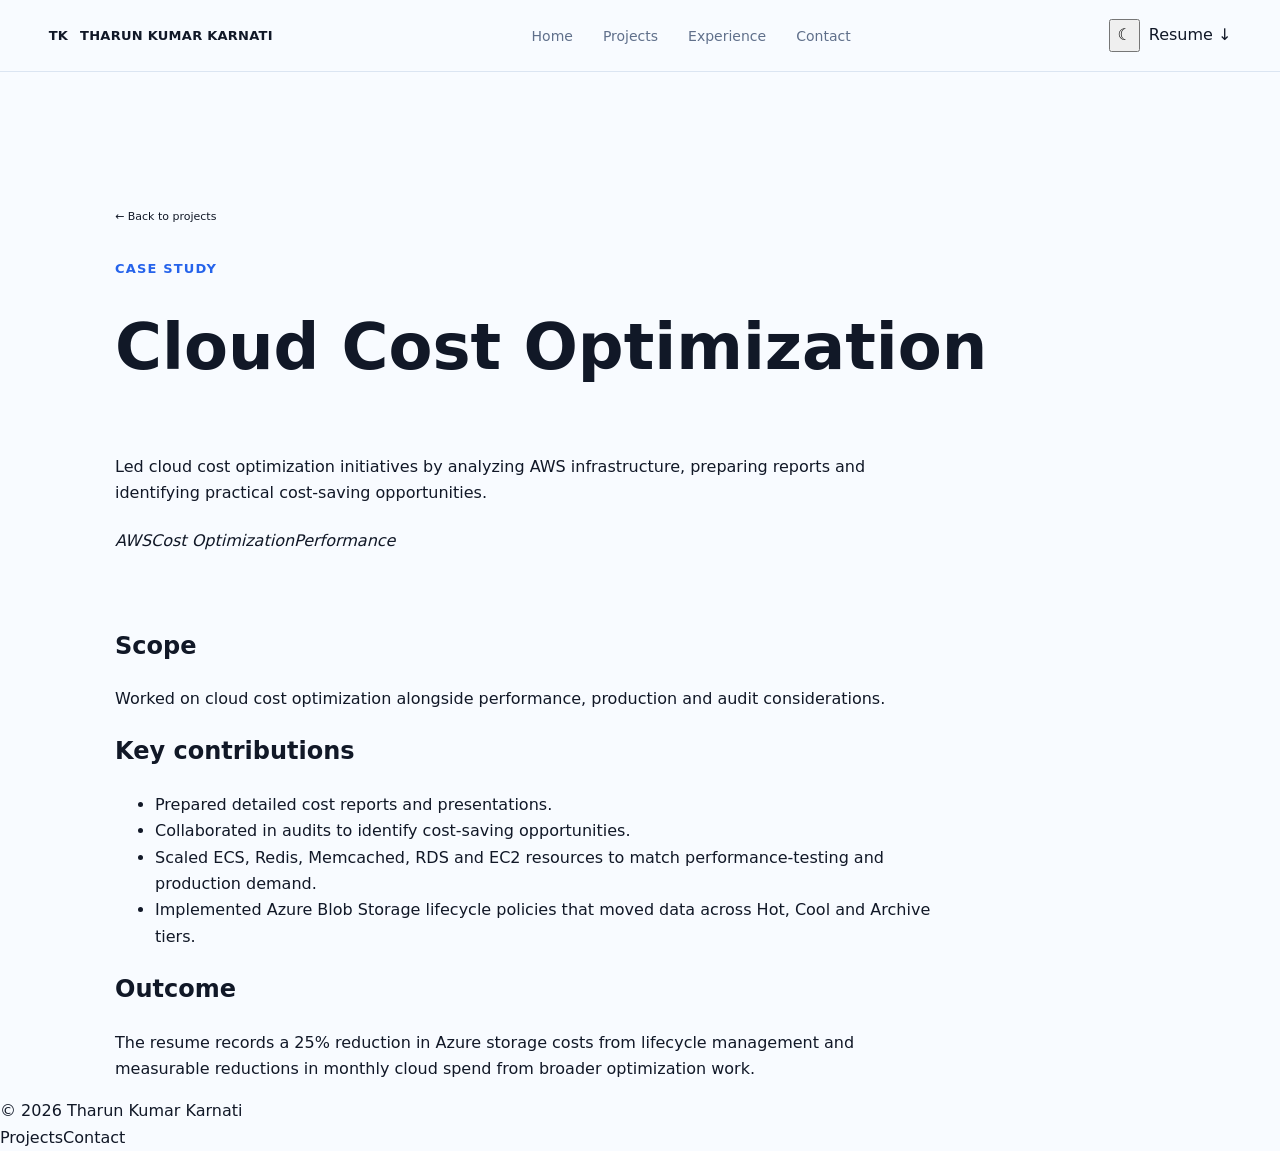
<file: projects/cloud-cost-optimization.html>
<!doctype html><html lang="en"><head><meta charset="utf-8"><meta name="viewport" content="width=device-width,initial-scale=1"><title>Cloud Cost Optimization | Tharun Kumar Karnati</title><link rel="preconnect" href="https://fonts.googleapis.com"><link rel="preconnect" href="https://fonts.gstatic.com" crossorigin><link href="https://fonts.googleapis.com/css2?family=Plus+Jakarta+Sans:wght@400;500;600;700;800&display=swap" rel="stylesheet"><link rel="stylesheet" href="../styles.css"></head><body><header class="site-header"><a class="brand" href="../index.html"><span>TK</span><strong>THARUN KUMAR KARNATI</strong></a><nav class="nav"><a href="../index.html#home">Home</a><a href="../index.html#projects">Projects</a><a href="../index.html#experience">Experience</a><a href="../index.html#contact">Contact</a></nav><div class="header-actions"><button class="theme-toggle" id="themeToggle" type="button" aria-label="Switch to dark mode" title="Dark mode">☾</button><a class="btn btn-primary small" href="../THARUN-KUMAR-KARNATI-Resume.docx" download>Resume ↓</a></div></header><main><section class="section-pad" style="padding-top:130px;max-width:1050px;margin:auto"><a href="../index.html#projects" style="color:var(--blue);font-size:11px">← Back to projects</a><div class="eyebrow" style="margin-top:30px">CASE STUDY</div><h1 style="font-size:clamp(38px,6vw,64px);margin-top:12px">Cloud Cost Optimization</h1><p class="lead" style="max-width:800px">Led cloud cost optimization initiatives by analyzing AWS infrastructure, preparing reports and identifying practical cost-saving opportunities.</p><div class="tags" style="margin:22px 0"><i>AWS</i><i>Cost Optimization</i><i>Performance</i></div><div style="border-top:1px solid var(--line);padding-top:30px;max-width:820px"><h2>Scope</h2><p>Worked on cloud cost optimization alongside performance, production and audit considerations.</p><h2>Key contributions</h2><ul><li>Prepared detailed cost reports and presentations.</li><li>Collaborated in audits to identify cost-saving opportunities.</li><li>Scaled ECS, Redis, Memcached, RDS and EC2 resources to match performance-testing and production demand.</li><li>Implemented Azure Blob Storage lifecycle policies that moved data across Hot, Cool and Archive tiers.</li></ul><h2>Outcome</h2><p>The resume records a 25% reduction in Azure storage costs from lifecycle management and measurable reductions in monthly cloud spend from broader optimization work.</p></div></section></main><footer><span>© <span id="year"></span> Tharun Kumar Karnati</span><div><a href="../index.html#projects">Projects</a><a href="../index.html#contact">Contact</a></div></footer><script>document.getElementById('year').textContent=new Date().getFullYear()</script></body></html>
</file>
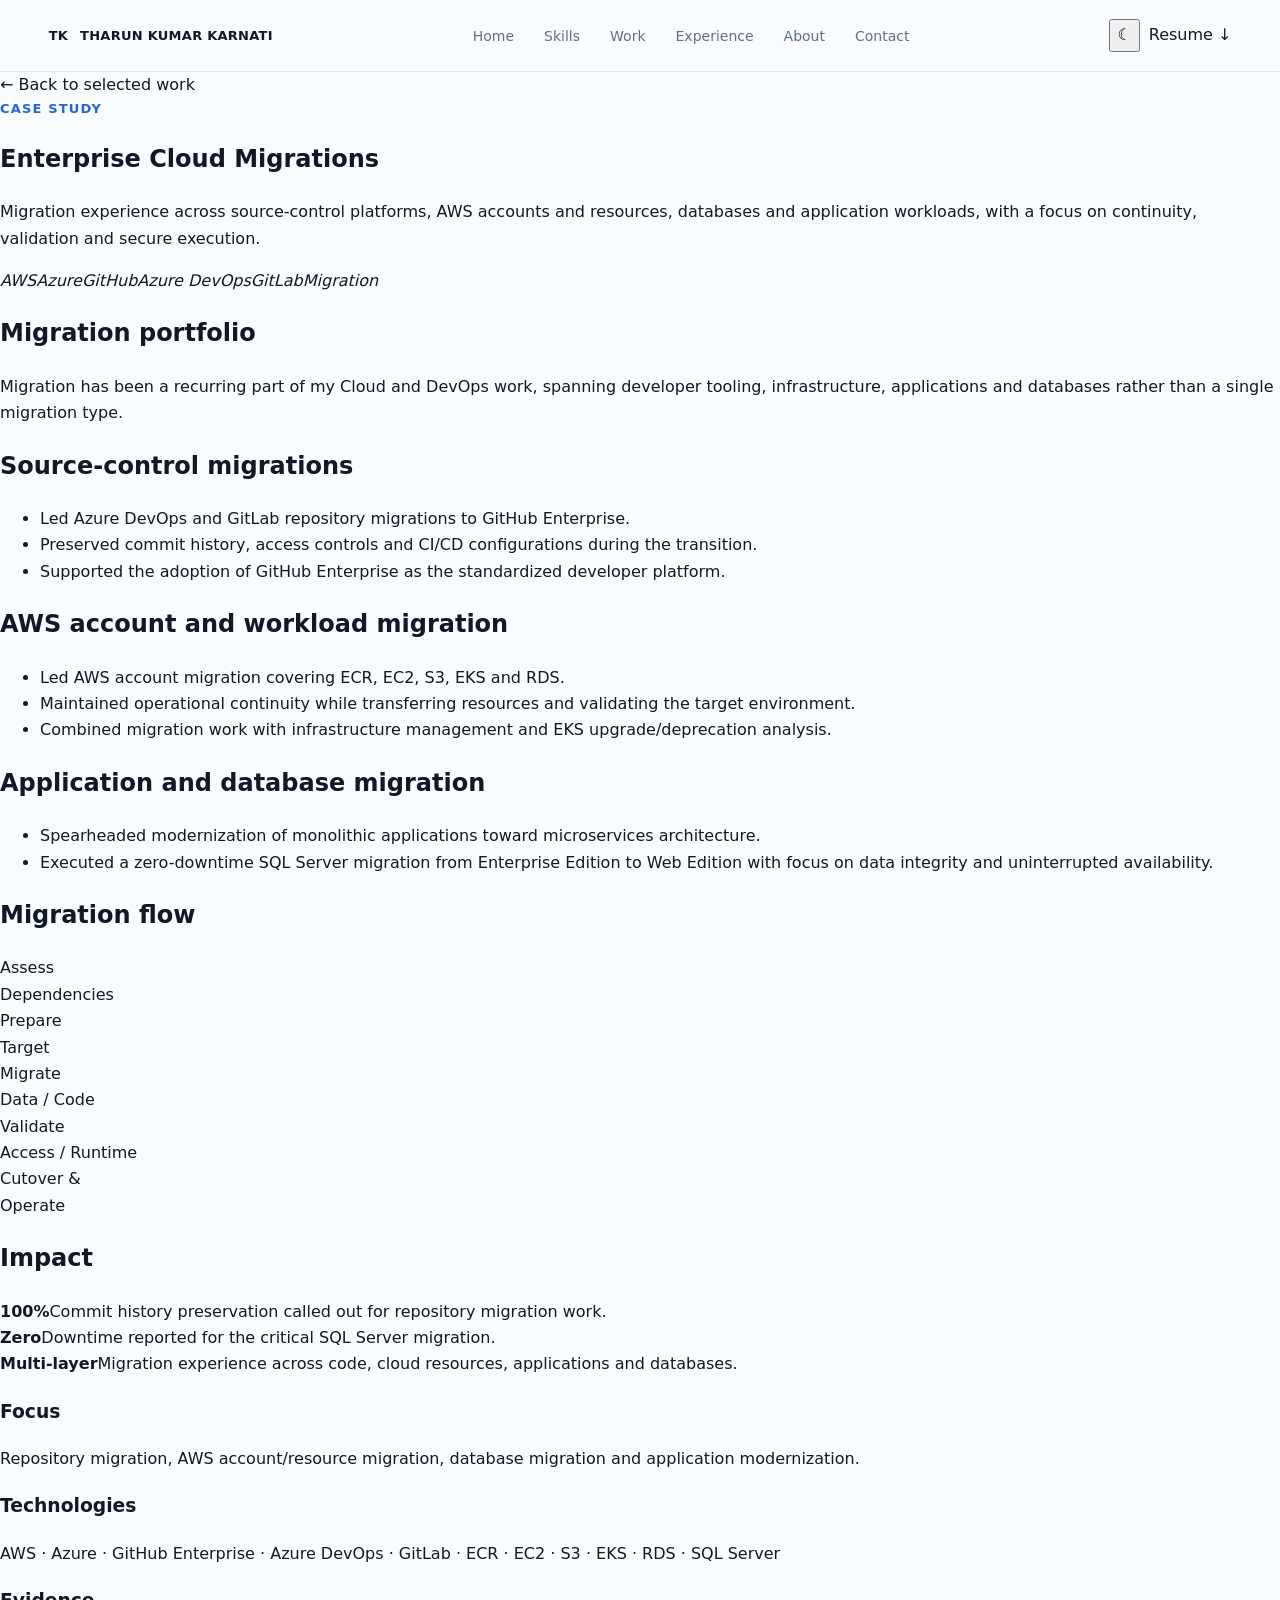
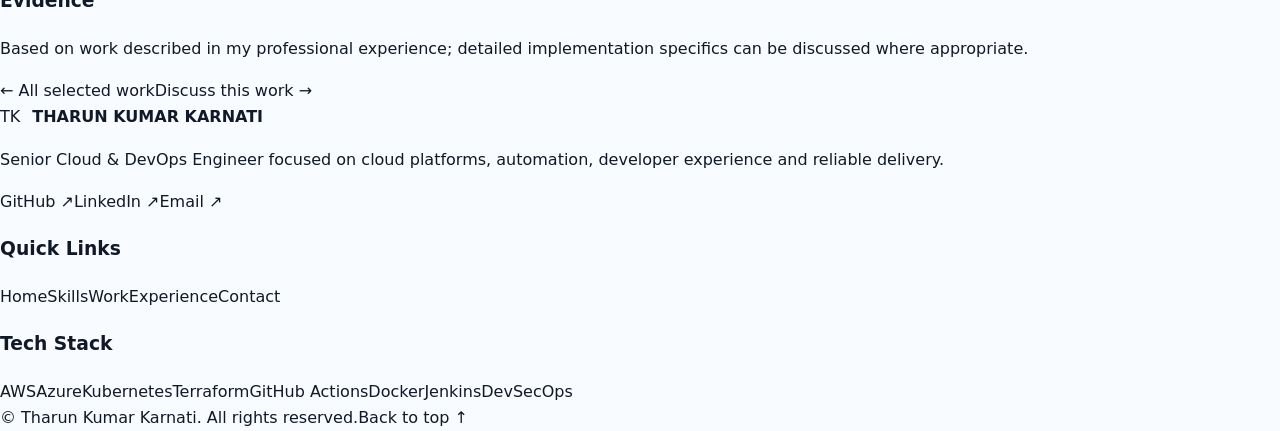
<file: projects/cloud-migrations.html>
<!doctype html><html lang="en"><head><meta charset="utf-8"><meta name="viewport" content="width=device-width,initial-scale=1"><meta name="description" content="Repository, AWS account, workload, application and database migration experience."><title>Enterprise Cloud Migrations | Tharun Kumar Karnati</title><link rel="preconnect" href="https://fonts.googleapis.com"><link rel="preconnect" href="https://fonts.gstatic.com" crossorigin><link href="https://fonts.googleapis.com/css2?family=Plus+Jakarta+Sans:wght@400;500;600;700;800&display=swap" rel="stylesheet"><link rel="stylesheet" href="../styles.css"></head><body><header class="site-header"><a class="brand" href="../index.html"><span>TK</span><strong>THARUN KUMAR KARNATI</strong></a><nav class="nav"><a href="../index.html#home">Home</a><a href="../index.html#skills">Skills</a><a href="../index.html#projects">Work</a><a href="../index.html#experience">Experience</a><a href="../index.html#about">About</a><a href="../index.html#contact">Contact</a></nav><div class="header-actions"><button class="theme-toggle" id="themeToggle" type="button" aria-label="Switch to dark mode" title="Dark mode">☾</button><a class="btn btn-primary small" href="../THARUN-KUMAR-KARNATI-Resume.docx" download>Resume ↓</a></div></header><main class="case-study"><a class="case-back" href="../index.html#projects">← Back to selected work</a><section class="case-hero"><div class="eyebrow">CASE STUDY</div><h1>Enterprise Cloud Migrations</h1><p class="lead">Migration experience across source-control platforms, AWS accounts and resources, databases and application workloads, with a focus on continuity, validation and secure execution.</p><div class="case-meta"><i>AWS</i><i>Azure</i><i>GitHub</i><i>Azure DevOps</i><i>GitLab</i><i>Migration</i></div></section><div class="case-layout"><article class="case-main"><h2>Migration portfolio</h2><p>Migration has been a recurring part of my Cloud and DevOps work, spanning developer tooling, infrastructure, applications and databases rather than a single migration type.</p><h2>Source-control migrations</h2><ul><li>Led Azure DevOps and GitLab repository migrations to GitHub Enterprise.</li><li>Preserved commit history, access controls and CI/CD configurations during the transition.</li><li>Supported the adoption of GitHub Enterprise as the standardized developer platform.</li></ul><h2>AWS account and workload migration</h2><ul><li>Led AWS account migration covering ECR, EC2, S3, EKS and RDS.</li><li>Maintained operational continuity while transferring resources and validating the target environment.</li><li>Combined migration work with infrastructure management and EKS upgrade/deprecation analysis.</li></ul><h2>Application and database migration</h2><ul><li>Spearheaded modernization of monolithic applications toward microservices architecture.</li><li>Executed a zero-downtime SQL Server migration from Enterprise Edition to Web Edition with focus on data integrity and uninterrupted availability.</li></ul><h2>Migration flow</h2><div class="flow"><div class="flow-node">Assess<br>Dependencies</div><div class="flow-node">Prepare<br>Target</div><div class="flow-node">Migrate<br>Data / Code</div><div class="flow-node">Validate<br>Access / Runtime</div><div class="flow-node">Cutover &<br>Operate</div></div><h2>Impact</h2><div class="impact-grid"><div class="impact"><b>100%</b><span>Commit history preservation called out for repository migration work.</span></div><div class="impact"><b>Zero</b><span>Downtime reported for the critical SQL Server migration.</span></div><div class="impact"><b>Multi-layer</b><span>Migration experience across code, cloud resources, applications and databases.</span></div></div></article><aside class="case-aside"><div class="case-aside-card"><h3>Focus</h3><p>Repository migration, AWS account/resource migration, database migration and application modernization.</p></div><div class="case-aside-card"><h3>Technologies</h3><p>AWS · Azure · GitHub Enterprise · Azure DevOps · GitLab · ECR · EC2 · S3 · EKS · RDS · SQL Server</p></div><div class="case-aside-card"><h3>Evidence</h3><p>Based on work described in my professional experience; detailed implementation specifics can be discussed where appropriate.</p></div></aside></div><div class="case-next"><a href="../index.html#projects">← All selected work</a><a href="../index.html#contact">Discuss this work →</a></div></main><footer class="site-footer"><div class="footer-grid"><div class="footer-about"><a class="footer-brand" href="../index.html#home"><span>TK</span><strong>THARUN KUMAR KARNATI</strong></a><p>Senior Cloud &amp; DevOps Engineer focused on cloud platforms, automation, developer experience and reliable delivery.</p><div class="footer-socials"><a href="https://github.com/tharunkumarkarnati/tharun-portfolio" target="_blank" rel="noreferrer">GitHub ↗</a><a href="https://www.linkedin.com/in/tharunkumar-31304b123/" target="_blank" rel="noreferrer">LinkedIn ↗</a><a href="mailto:visionary6870@gmail.com">Email ↗</a></div></div><div><h3>Quick Links</h3><a href="../index.html#home">Home</a><a href="../index.html#skills">Skills</a><a href="../index.html#projects">Work</a><a href="../index.html#experience">Experience</a><a href="../index.html#contact">Contact</a></div><div><h3>Tech Stack</h3><div class="footer-tags"><span>AWS</span><span>Azure</span><span>Kubernetes</span><span>Terraform</span><span>GitHub Actions</span><span>Docker</span><span>Jenkins</span><span>DevSecOps</span></div></div></div><div class="footer-bottom"><span>© <span id="year"></span> Tharun Kumar Karnati. All rights reserved.</span><a href="../index.html#home">Back to top ↑</a></div></footer><script src="../script.js"></script></body></html>
</file>
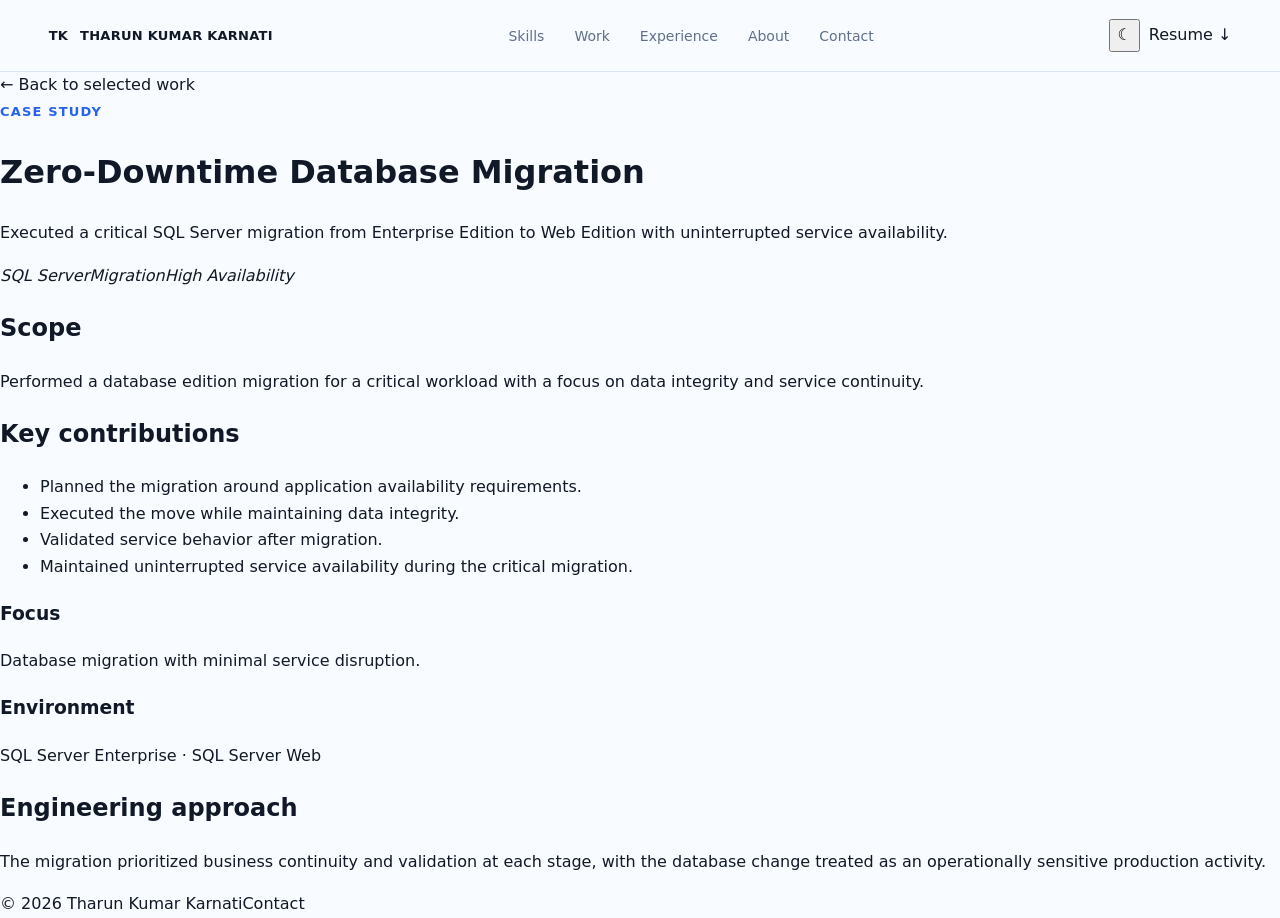
<file: projects/database-migration.html>
<!doctype html><html lang="en"><head><meta charset="utf-8"><meta name="viewport" content="width=device-width, initial-scale=1"><title>Zero-Downtime Database Migration | Tharun Kumar Karnati</title><link rel="stylesheet" href="../styles.css"></head><body><header class="site-header"><a class="brand" href="../index.html#home"><span>TK</span><strong>THARUN KUMAR KARNATI</strong></a><nav class="nav"><a href="../index.html#skills">Skills</a><a href="../index.html#projects">Work</a><a href="../index.html#experience">Experience</a><a href="../index.html#about">About</a><a href="../index.html#contact">Contact</a></nav><div class="header-actions"><button class="theme-toggle" id="themeToggle" type="button" aria-label="Switch to dark mode" title="Dark mode">☾</button><a class="btn btn-primary small" href="../THARUN-KUMAR-KARNATI-Resume.docx" download>Resume ↓</a></div></header><main class="case-study"><a class="back-link" href="../index.html#projects">← Back to selected work</a><div class="case-hero"><span class="eyebrow">CASE STUDY</span><h1>Zero-Downtime Database Migration</h1><p class="case-summary">Executed a critical SQL Server migration from Enterprise Edition to Web Edition with uninterrupted service availability.</p><div class="tags"><i>SQL Server</i><i>Migration</i><i>High Availability</i></div></div><div class="case-grid"><div><section><h2>Scope</h2><p>Performed a database edition migration for a critical workload with a focus on data integrity and service continuity.</p></section><section><h2>Key contributions</h2><ul><li>Planned the migration around application availability requirements.</li><li>Executed the move while maintaining data integrity.</li><li>Validated service behavior after migration.</li><li>Maintained uninterrupted service availability during the critical migration.</li></ul></section></div><aside class="case-aside"><h3>Focus</h3><p>Database migration with minimal service disruption.</p><h3>Environment</h3><p>SQL Server Enterprise · SQL Server Web</p></aside></div><section class="case-footer"><h2>Engineering approach</h2><p>The migration prioritized business continuity and validation at each stage, with the database change treated as an operationally sensitive production activity.</p></section></main><footer><span>© <span id="year"></span> Tharun Kumar Karnati</span><a href="../index.html#contact">Contact</a></footer><script>document.getElementById('year').textContent=new Date().getFullYear();</script></body></html>
</file>
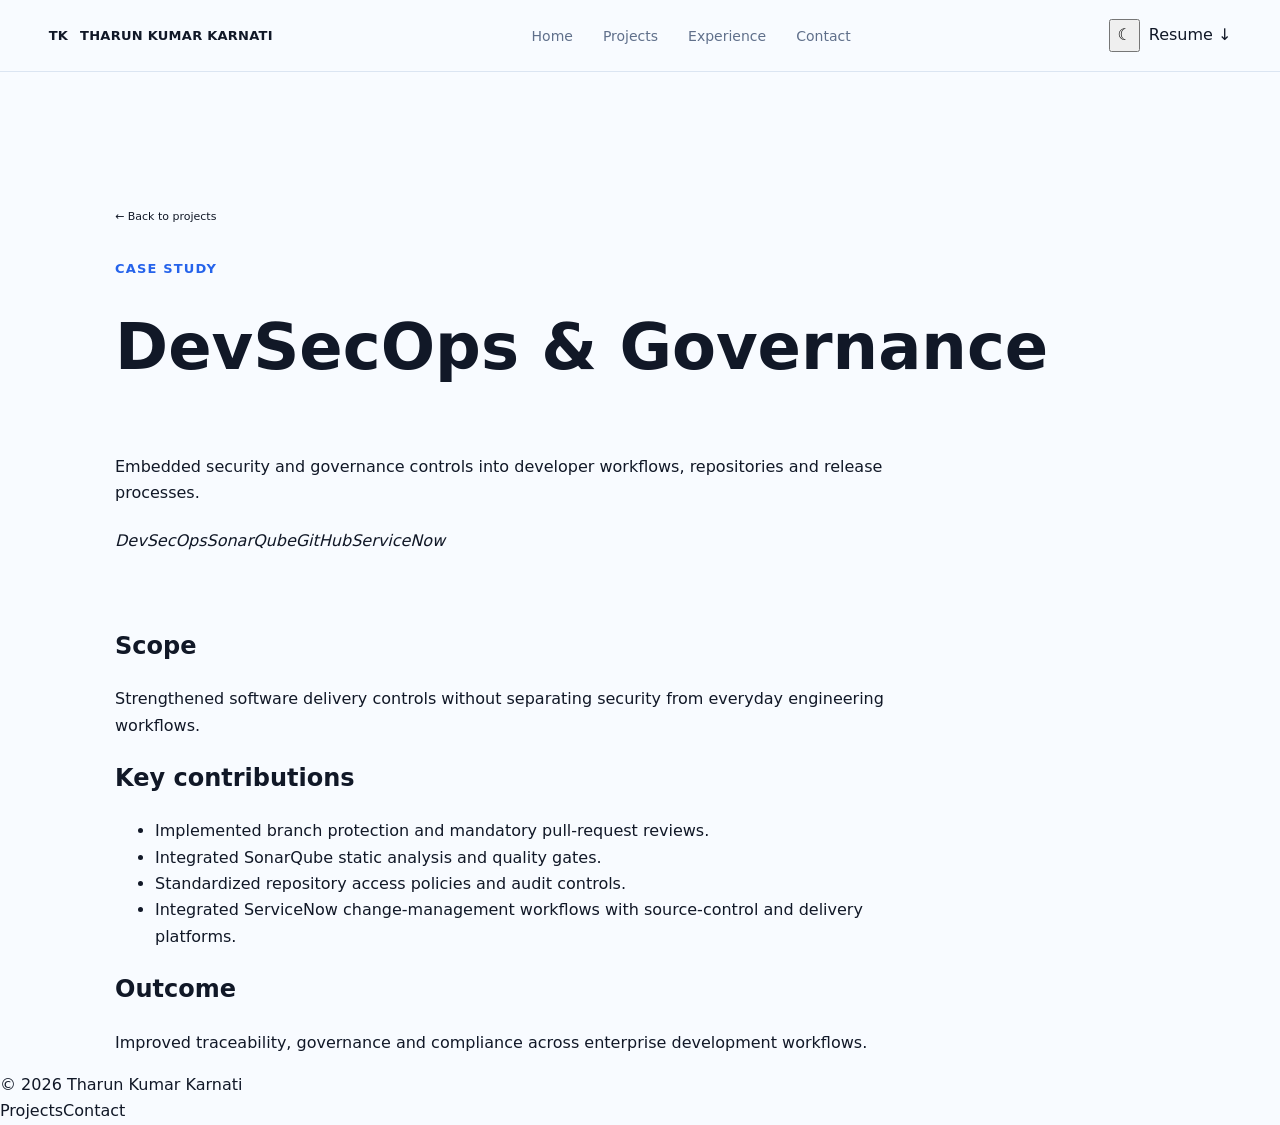
<file: projects/devsecops-governance.html>
<!doctype html><html lang="en"><head><meta charset="utf-8"><meta name="viewport" content="width=device-width,initial-scale=1"><title>DevSecOps & Governance | Tharun Kumar Karnati</title><link rel="preconnect" href="https://fonts.googleapis.com"><link rel="preconnect" href="https://fonts.gstatic.com" crossorigin><link href="https://fonts.googleapis.com/css2?family=Plus+Jakarta+Sans:wght@400;500;600;700;800&display=swap" rel="stylesheet"><link rel="stylesheet" href="../styles.css"></head><body><header class="site-header"><a class="brand" href="../index.html"><span>TK</span><strong>THARUN KUMAR KARNATI</strong></a><nav class="nav"><a href="../index.html#home">Home</a><a href="../index.html#projects">Projects</a><a href="../index.html#experience">Experience</a><a href="../index.html#contact">Contact</a></nav><div class="header-actions"><button class="theme-toggle" id="themeToggle" type="button" aria-label="Switch to dark mode" title="Dark mode">☾</button><a class="btn btn-primary small" href="../THARUN-KUMAR-KARNATI-Resume.docx" download>Resume ↓</a></div></header><main><section class="section-pad" style="padding-top:130px;max-width:1050px;margin:auto"><a href="../index.html#projects" style="color:var(--blue);font-size:11px">← Back to projects</a><div class="eyebrow" style="margin-top:30px">CASE STUDY</div><h1 style="font-size:clamp(38px,6vw,64px);margin-top:12px">DevSecOps & Governance</h1><p class="lead" style="max-width:800px">Embedded security and governance controls into developer workflows, repositories and release processes.</p><div class="tags" style="margin:22px 0"><i>DevSecOps</i><i>SonarQube</i><i>GitHub</i><i>ServiceNow</i></div><div style="border-top:1px solid var(--line);padding-top:30px;max-width:820px"><h2>Scope</h2><p>Strengthened software delivery controls without separating security from everyday engineering workflows.</p><h2>Key contributions</h2><ul><li>Implemented branch protection and mandatory pull-request reviews.</li><li>Integrated SonarQube static analysis and quality gates.</li><li>Standardized repository access policies and audit controls.</li><li>Integrated ServiceNow change-management workflows with source-control and delivery platforms.</li></ul><h2>Outcome</h2><p>Improved traceability, governance and compliance across enterprise development workflows.</p></div></section></main><footer><span>© <span id="year"></span> Tharun Kumar Karnati</span><div><a href="../index.html#projects">Projects</a><a href="../index.html#contact">Contact</a></div></footer><script>document.getElementById('year').textContent=new Date().getFullYear()</script></body></html>
</file>
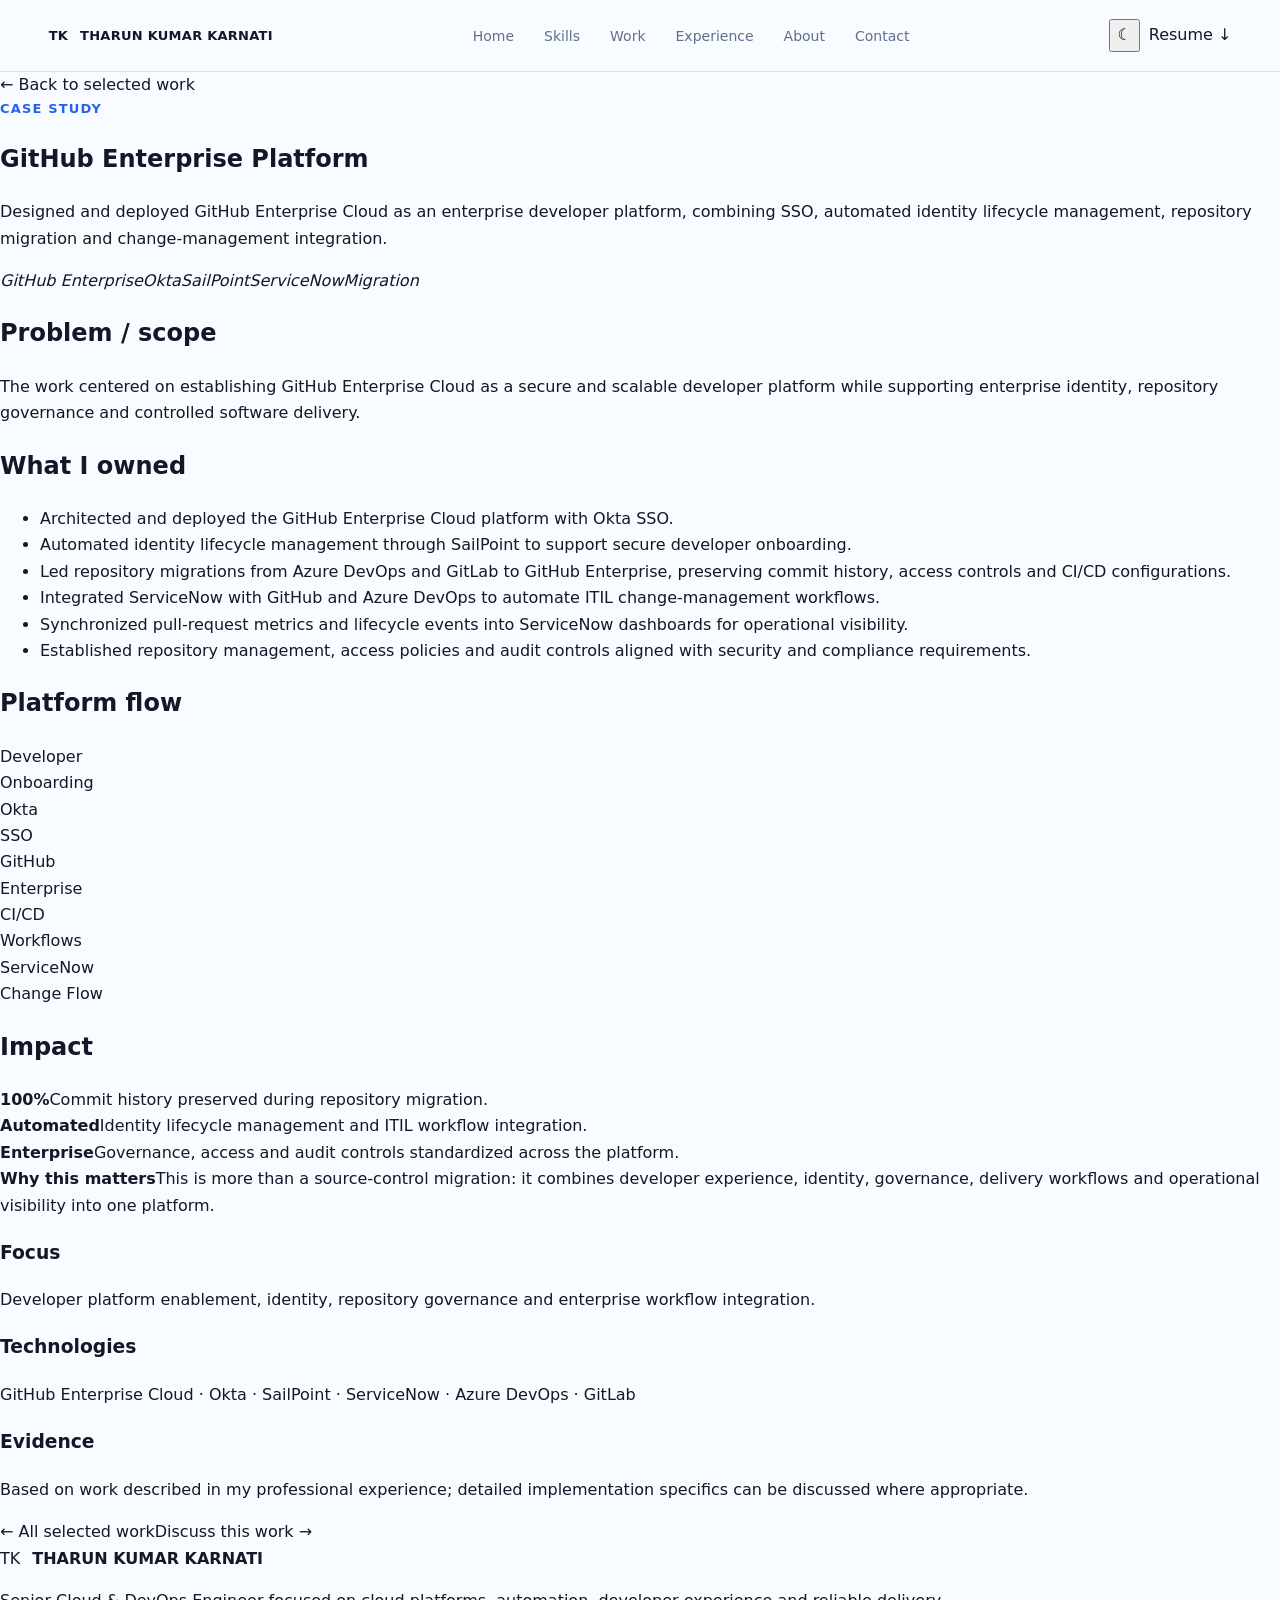
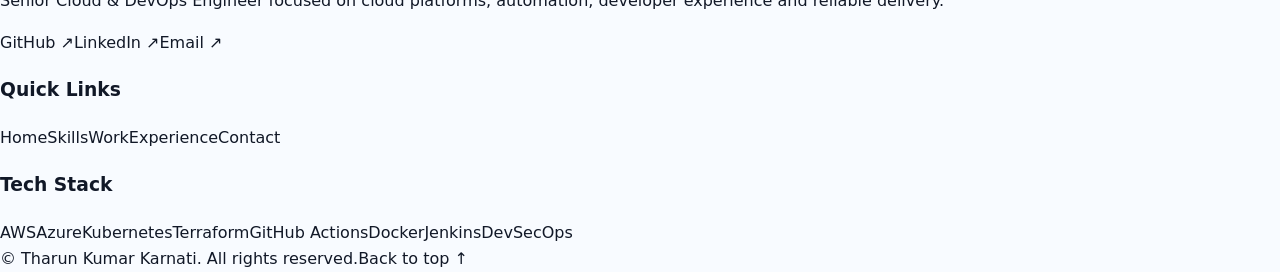
<file: projects/github-enterprise-platform.html>
<!doctype html><html lang="en"><head><meta charset="utf-8"><meta name="viewport" content="width=device-width,initial-scale=1"><meta name="description" content="Enterprise GitHub platform, identity lifecycle, repository governance and ITIL integration."><title>GitHub Enterprise Platform | Tharun Kumar Karnati</title><link rel="preconnect" href="https://fonts.googleapis.com"><link rel="preconnect" href="https://fonts.gstatic.com" crossorigin><link href="https://fonts.googleapis.com/css2?family=Plus+Jakarta+Sans:wght@400;500;600;700;800&display=swap" rel="stylesheet"><link rel="stylesheet" href="../styles.css"></head><body><header class="site-header"><a class="brand" href="../index.html"><span>TK</span><strong>THARUN KUMAR KARNATI</strong></a><nav class="nav"><a href="../index.html#home">Home</a><a href="../index.html#skills">Skills</a><a href="../index.html#projects">Work</a><a href="../index.html#experience">Experience</a><a href="../index.html#about">About</a><a href="../index.html#contact">Contact</a></nav><div class="header-actions"><button class="theme-toggle" id="themeToggle" type="button" aria-label="Switch to dark mode" title="Dark mode">☾</button><a class="btn btn-primary small" href="../THARUN-KUMAR-KARNATI-Resume.docx" download>Resume ↓</a></div></header><main class="case-study"><a class="case-back" href="../index.html#projects">← Back to selected work</a><section class="case-hero"><div class="eyebrow">CASE STUDY</div><h1>GitHub Enterprise Platform</h1><p class="lead">Designed and deployed GitHub Enterprise Cloud as an enterprise developer platform, combining SSO, automated identity lifecycle management, repository migration and change-management integration.</p><div class="case-meta"><i>GitHub Enterprise</i><i>Okta</i><i>SailPoint</i><i>ServiceNow</i><i>Migration</i></div></section><div class="case-layout"><article class="case-main"><h2>Problem / scope</h2><p>The work centered on establishing GitHub Enterprise Cloud as a secure and scalable developer platform while supporting enterprise identity, repository governance and controlled software delivery.</p><h2>What I owned</h2><ul><li>Architected and deployed the GitHub Enterprise Cloud platform with Okta SSO.</li><li>Automated identity lifecycle management through SailPoint to support secure developer onboarding.</li><li>Led repository migrations from Azure DevOps and GitLab to GitHub Enterprise, preserving commit history, access controls and CI/CD configurations.</li><li>Integrated ServiceNow with GitHub and Azure DevOps to automate ITIL change-management workflows.</li><li>Synchronized pull-request metrics and lifecycle events into ServiceNow dashboards for operational visibility.</li><li>Established repository management, access policies and audit controls aligned with security and compliance requirements.</li></ul><h2>Platform flow</h2><div class="flow"><div class="flow-node">Developer<br>Onboarding</div><div class="flow-node">Okta<br>SSO</div><div class="flow-node">GitHub<br>Enterprise</div><div class="flow-node">CI/CD<br>Workflows</div><div class="flow-node">ServiceNow<br>Change Flow</div></div><h2>Impact</h2><div class="impact-grid"><div class="impact"><b>100%</b><span>Commit history preserved during repository migration.</span></div><div class="impact"><b>Automated</b><span>Identity lifecycle management and ITIL workflow integration.</span></div><div class="impact"><b>Enterprise</b><span>Governance, access and audit controls standardized across the platform.</span></div></div><div class="callout"><strong>Why this matters</strong>This is more than a source-control migration: it combines developer experience, identity, governance, delivery workflows and operational visibility into one platform.</div></article><aside class="case-aside"><div class="case-aside-card"><h3>Focus</h3><p>Developer platform enablement, identity, repository governance and enterprise workflow integration.</p></div><div class="case-aside-card"><h3>Technologies</h3><p>GitHub Enterprise Cloud · Okta · SailPoint · ServiceNow · Azure DevOps · GitLab</p></div><div class="case-aside-card"><h3>Evidence</h3><p>Based on work described in my professional experience; detailed implementation specifics can be discussed where appropriate.</p></div></aside></div><div class="case-next"><a href="../index.html#projects">← All selected work</a><a href="../index.html#contact">Discuss this work →</a></div></main><footer class="site-footer"><div class="footer-grid"><div class="footer-about"><a class="footer-brand" href="../index.html#home"><span>TK</span><strong>THARUN KUMAR KARNATI</strong></a><p>Senior Cloud &amp; DevOps Engineer focused on cloud platforms, automation, developer experience and reliable delivery.</p><div class="footer-socials"><a href="https://github.com/tharunkumarkarnati/tharun-portfolio" target="_blank" rel="noreferrer">GitHub ↗</a><a href="https://www.linkedin.com/in/tharunkumar-31304b123/" target="_blank" rel="noreferrer">LinkedIn ↗</a><a href="mailto:visionary6870@gmail.com">Email ↗</a></div></div><div><h3>Quick Links</h3><a href="../index.html#home">Home</a><a href="../index.html#skills">Skills</a><a href="../index.html#projects">Work</a><a href="../index.html#experience">Experience</a><a href="../index.html#contact">Contact</a></div><div><h3>Tech Stack</h3><div class="footer-tags"><span>AWS</span><span>Azure</span><span>Kubernetes</span><span>Terraform</span><span>GitHub Actions</span><span>Docker</span><span>Jenkins</span><span>DevSecOps</span></div></div></div><div class="footer-bottom"><span>© <span id="year"></span> Tharun Kumar Karnati. All rights reserved.</span><a href="../index.html#home">Back to top ↑</a></div></footer><script src="../script.js"></script></body></html>
</file>
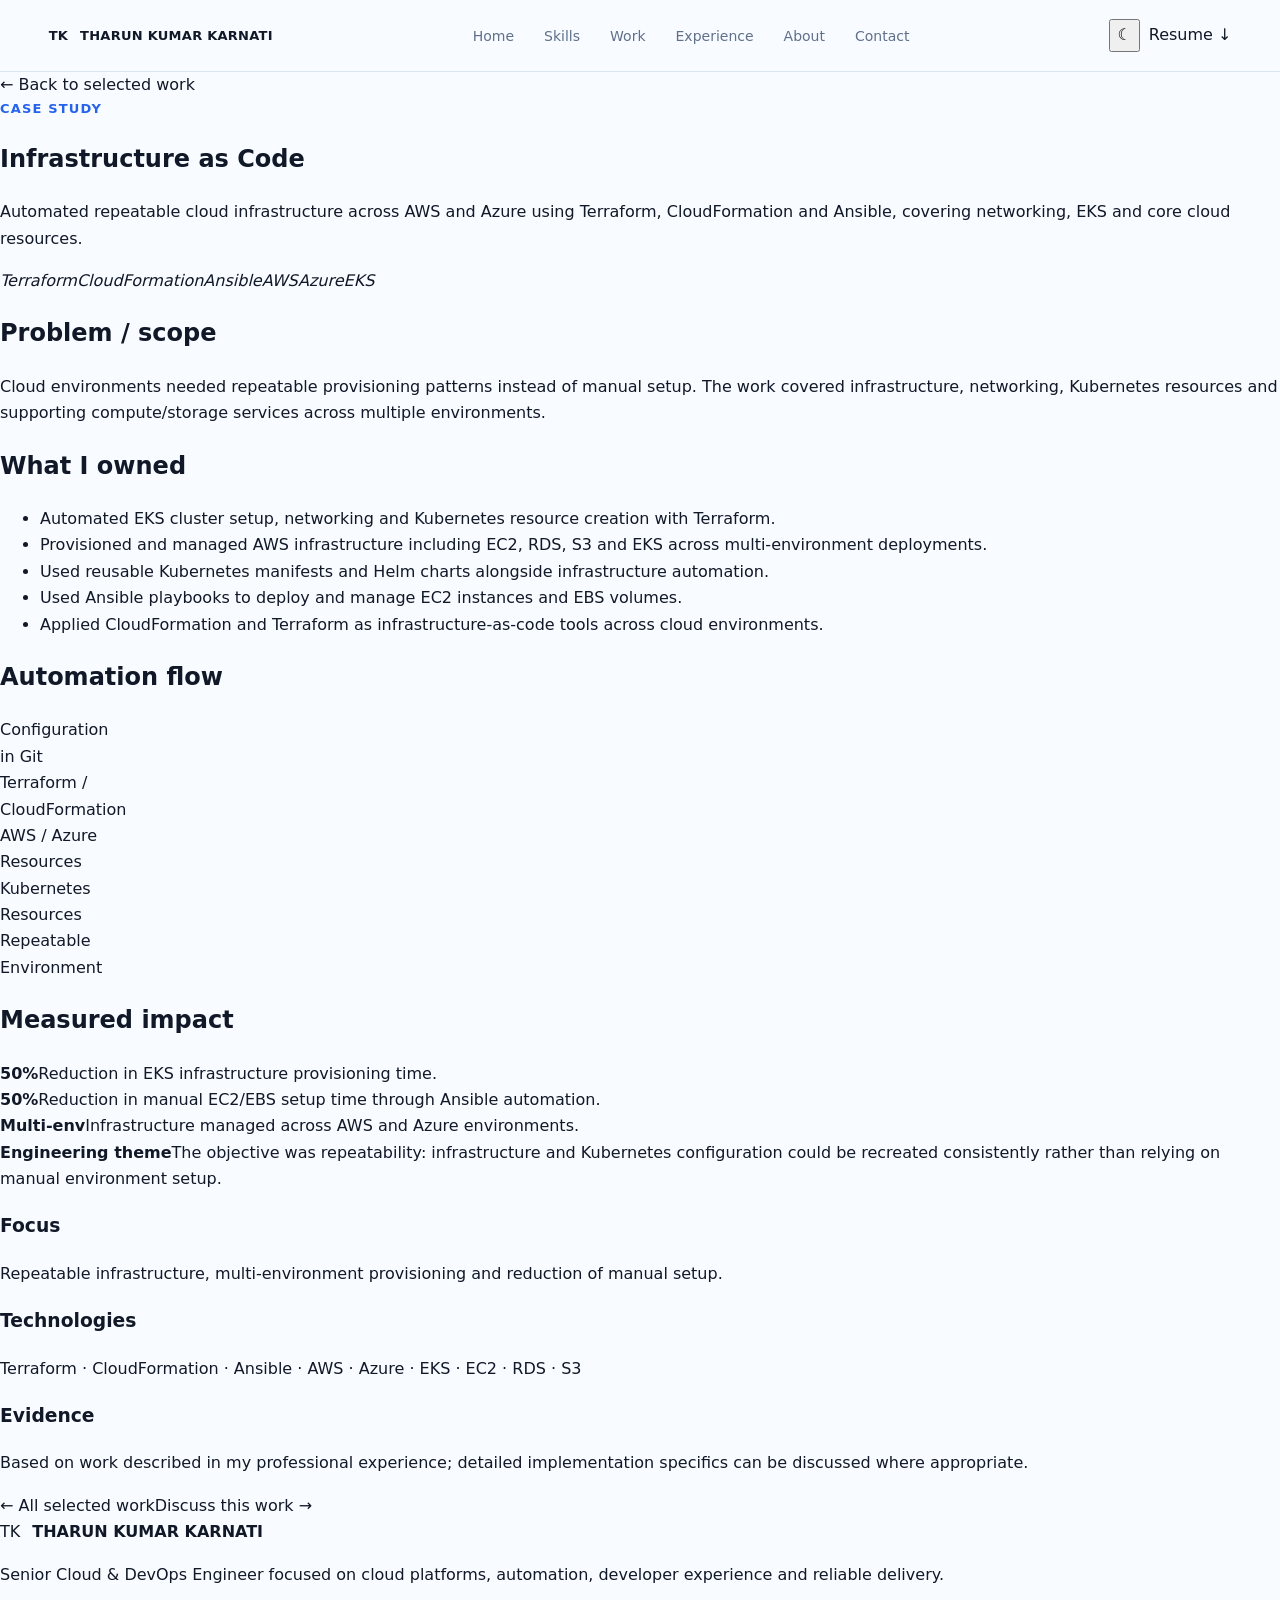
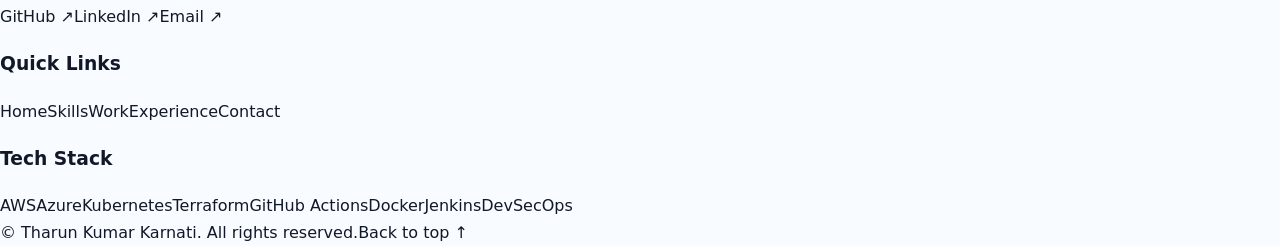
<file: projects/infrastructure-as-code.html>
<!doctype html><html lang="en"><head><meta charset="utf-8"><meta name="viewport" content="width=device-width,initial-scale=1"><meta name="description" content="Terraform, CloudFormation and Ansible automation across AWS and Azure."><title>Infrastructure as Code | Tharun Kumar Karnati</title><link rel="preconnect" href="https://fonts.googleapis.com"><link rel="preconnect" href="https://fonts.gstatic.com" crossorigin><link href="https://fonts.googleapis.com/css2?family=Plus+Jakarta+Sans:wght@400;500;600;700;800&display=swap" rel="stylesheet"><link rel="stylesheet" href="../styles.css"></head><body><header class="site-header"><a class="brand" href="../index.html"><span>TK</span><strong>THARUN KUMAR KARNATI</strong></a><nav class="nav"><a href="../index.html#home">Home</a><a href="../index.html#skills">Skills</a><a href="../index.html#projects">Work</a><a href="../index.html#experience">Experience</a><a href="../index.html#about">About</a><a href="../index.html#contact">Contact</a></nav><div class="header-actions"><button class="theme-toggle" id="themeToggle" type="button" aria-label="Switch to dark mode" title="Dark mode">☾</button><a class="btn btn-primary small" href="../THARUN-KUMAR-KARNATI-Resume.docx" download>Resume ↓</a></div></header><main class="case-study"><a class="case-back" href="../index.html#projects">← Back to selected work</a><section class="case-hero"><div class="eyebrow">CASE STUDY</div><h1>Infrastructure as Code</h1><p class="lead">Automated repeatable cloud infrastructure across AWS and Azure using Terraform, CloudFormation and Ansible, covering networking, EKS and core cloud resources.</p><div class="case-meta"><i>Terraform</i><i>CloudFormation</i><i>Ansible</i><i>AWS</i><i>Azure</i><i>EKS</i></div></section><div class="case-layout"><article class="case-main"><h2>Problem / scope</h2><p>Cloud environments needed repeatable provisioning patterns instead of manual setup. The work covered infrastructure, networking, Kubernetes resources and supporting compute/storage services across multiple environments.</p><h2>What I owned</h2><ul><li>Automated EKS cluster setup, networking and Kubernetes resource creation with Terraform.</li><li>Provisioned and managed AWS infrastructure including EC2, RDS, S3 and EKS across multi-environment deployments.</li><li>Used reusable Kubernetes manifests and Helm charts alongside infrastructure automation.</li><li>Used Ansible playbooks to deploy and manage EC2 instances and EBS volumes.</li><li>Applied CloudFormation and Terraform as infrastructure-as-code tools across cloud environments.</li></ul><h2>Automation flow</h2><div class="flow"><div class="flow-node">Configuration<br>in Git</div><div class="flow-node">Terraform /<br>CloudFormation</div><div class="flow-node">AWS / Azure<br>Resources</div><div class="flow-node">Kubernetes<br>Resources</div><div class="flow-node">Repeatable<br>Environment</div></div><h2>Measured impact</h2><div class="impact-grid"><div class="impact"><b>50%</b><span>Reduction in EKS infrastructure provisioning time.</span></div><div class="impact"><b>50%</b><span>Reduction in manual EC2/EBS setup time through Ansible automation.</span></div><div class="impact"><b>Multi-env</b><span>Infrastructure managed across AWS and Azure environments.</span></div></div><div class="callout"><strong>Engineering theme</strong>The objective was repeatability: infrastructure and Kubernetes configuration could be recreated consistently rather than relying on manual environment setup.</div></article><aside class="case-aside"><div class="case-aside-card"><h3>Focus</h3><p>Repeatable infrastructure, multi-environment provisioning and reduction of manual setup.</p></div><div class="case-aside-card"><h3>Technologies</h3><p>Terraform · CloudFormation · Ansible · AWS · Azure · EKS · EC2 · RDS · S3</p></div><div class="case-aside-card"><h3>Evidence</h3><p>Based on work described in my professional experience; detailed implementation specifics can be discussed where appropriate.</p></div></aside></div><div class="case-next"><a href="../index.html#projects">← All selected work</a><a href="../index.html#contact">Discuss this work →</a></div></main><footer class="site-footer"><div class="footer-grid"><div class="footer-about"><a class="footer-brand" href="../index.html#home"><span>TK</span><strong>THARUN KUMAR KARNATI</strong></a><p>Senior Cloud &amp; DevOps Engineer focused on cloud platforms, automation, developer experience and reliable delivery.</p><div class="footer-socials"><a href="https://github.com/tharunkumarkarnati/tharun-portfolio" target="_blank" rel="noreferrer">GitHub ↗</a><a href="https://www.linkedin.com/in/tharunkumar-31304b123/" target="_blank" rel="noreferrer">LinkedIn ↗</a><a href="mailto:visionary6870@gmail.com">Email ↗</a></div></div><div><h3>Quick Links</h3><a href="../index.html#home">Home</a><a href="../index.html#skills">Skills</a><a href="../index.html#projects">Work</a><a href="../index.html#experience">Experience</a><a href="../index.html#contact">Contact</a></div><div><h3>Tech Stack</h3><div class="footer-tags"><span>AWS</span><span>Azure</span><span>Kubernetes</span><span>Terraform</span><span>GitHub Actions</span><span>Docker</span><span>Jenkins</span><span>DevSecOps</span></div></div></div><div class="footer-bottom"><span>© <span id="year"></span> Tharun Kumar Karnati. All rights reserved.</span><a href="../index.html#home">Back to top ↑</a></div></footer><script src="../script.js"></script></body></html>
</file>
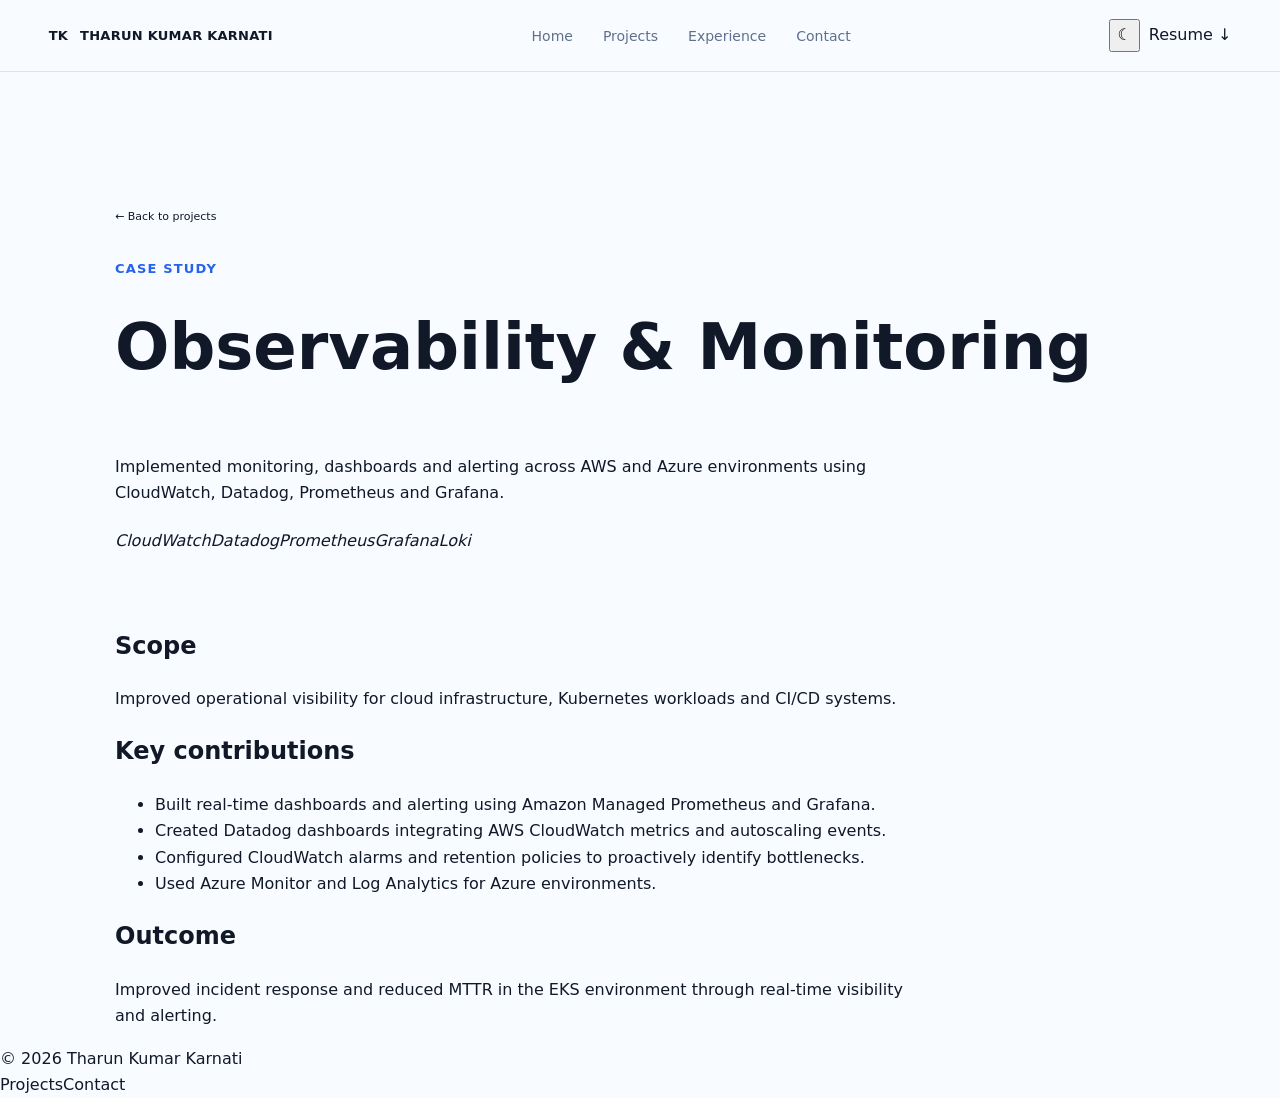
<file: projects/observability.html>
<!doctype html><html lang="en"><head><meta charset="utf-8"><meta name="viewport" content="width=device-width,initial-scale=1"><title>Observability & Monitoring | Tharun Kumar Karnati</title><link rel="preconnect" href="https://fonts.googleapis.com"><link rel="preconnect" href="https://fonts.gstatic.com" crossorigin><link href="https://fonts.googleapis.com/css2?family=Plus+Jakarta+Sans:wght@400;500;600;700;800&display=swap" rel="stylesheet"><link rel="stylesheet" href="../styles.css"></head><body><header class="site-header"><a class="brand" href="../index.html"><span>TK</span><strong>THARUN KUMAR KARNATI</strong></a><nav class="nav"><a href="../index.html#home">Home</a><a href="../index.html#projects">Projects</a><a href="../index.html#experience">Experience</a><a href="../index.html#contact">Contact</a></nav><div class="header-actions"><button class="theme-toggle" id="themeToggle" type="button" aria-label="Switch to dark mode" title="Dark mode">☾</button><a class="btn btn-primary small" href="../THARUN-KUMAR-KARNATI-Resume.docx" download>Resume ↓</a></div></header><main><section class="section-pad" style="padding-top:130px;max-width:1050px;margin:auto"><a href="../index.html#projects" style="color:var(--blue);font-size:11px">← Back to projects</a><div class="eyebrow" style="margin-top:30px">CASE STUDY</div><h1 style="font-size:clamp(38px,6vw,64px);margin-top:12px">Observability & Monitoring</h1><p class="lead" style="max-width:800px">Implemented monitoring, dashboards and alerting across AWS and Azure environments using CloudWatch, Datadog, Prometheus and Grafana.</p><div class="tags" style="margin:22px 0"><i>CloudWatch</i><i>Datadog</i><i>Prometheus</i><i>Grafana</i><i>Loki</i></div><div style="border-top:1px solid var(--line);padding-top:30px;max-width:820px"><h2>Scope</h2><p>Improved operational visibility for cloud infrastructure, Kubernetes workloads and CI/CD systems.</p><h2>Key contributions</h2><ul><li>Built real-time dashboards and alerting using Amazon Managed Prometheus and Grafana.</li><li>Created Datadog dashboards integrating AWS CloudWatch metrics and autoscaling events.</li><li>Configured CloudWatch alarms and retention policies to proactively identify bottlenecks.</li><li>Used Azure Monitor and Log Analytics for Azure environments.</li></ul><h2>Outcome</h2><p>Improved incident response and reduced MTTR in the EKS environment through real-time visibility and alerting.</p></div></section></main><footer><span>© <span id="year"></span> Tharun Kumar Karnati</span><div><a href="../index.html#projects">Projects</a><a href="../index.html#contact">Contact</a></div></footer><script>document.getElementById('year').textContent=new Date().getFullYear()</script></body></html>
</file>
<file: styles.css>
*{box-sizing:border-box}html{scroll-behavior:smooth}body{margin:0;font-family:"Manrope",system-ui,-apple-system,BlinkMacSystemFont,"Segoe UI",sans-serif;color:#111827;background:#f8fbff;line-height:1.65}a{color:inherit;text-decoration:none}button{font:inherit}.site-header{position:sticky;top:0;z-index:20;height:72px;display:flex;align-items:center;justify-content:space-between;padding:0 3.8%;background:rgba(248,251,255,.9);backdrop-filter:blur(14px);border-bottom:1px solid #dbe5f2}.brand{display:flex;align-items:center;gap:12px;font-size:13px;font-weight:800;letter-spacing:.02em;white-space:nowrap}.brand-mark{display:grid;place-items:center;width:38px;height:38px;border-radius:11px;color:#fff;font-weight:800;background:linear-gradient(135deg,#2864f0,#13b8a6);box-shadow:0 8px 20px rgba(37,99,235,.18)}.nav{display:flex;gap:30px;font-size:14px;color:#60708b}.nav a{padding:26px 0 22px;border-bottom:2px solid transparent}.nav a:hover,.nav a.active{color:#2563eb;border-bottom-color:#2563eb}.header-actions{display:flex;align-items:center;gap:9px}.icon-btn{width:40px;height:40px;border:1px solid #d8e2f0;border-radius:11px;background:#fff;display:grid;place-items:center;color:#50617b}.icon-btn svg,.footer-social svg{width:17px;height:17px;fill:currentColor}.sun{display:none}.resume-btn,.primary-btn{background:#2867ef;color:#fff;border-radius:12px;padding:12px 18px;font-weight:800;box-shadow:0 10px 24px rgba(37,99,235,.2)}.resume-btn span{margin-left:5px}.section{max-width:1200px;margin:0 auto;padding:95px 34px}.hero{max-width:none;padding:54px 8% 78px;text-align:center;min-height:660px;display:flex;flex-direction:column;align-items:center;justify-content:center;background-image:linear-gradient(#e8f0ff 1px,transparent 1px),linear-gradient(90deg,#e8f0ff 1px,transparent 1px);background-size:38px 38px;background-position:center top;border-bottom:1px solid #dbe5f2}.hero:before{content:"";position:absolute;inset:72px 0 auto;height:600px;z-index:-1;background:radial-gradient(circle at 30% 40%,rgba(66,133,244,.12),transparent 30%),radial-gradient(circle at 72% 55%,rgba(20,184,166,.09),transparent 32%)}.availability{display:inline-flex;align-items:center;gap:9px;border:1px solid #d5e1f1;background:rgba(255,255,255,.82);border-radius:999px;padding:7px 12px;font-size:12px;font-weight:700;margin-bottom:22px;box-shadow:0 6px 20px rgba(25,60,100,.05)}.status-dot,.mini-dot{width:7px;height:7px;border-radius:50%;background:#16b8a7;display:inline-block;box-shadow:0 0 0 4px rgba(22,184,167,.1)}.divider{width:1px;height:15px;background:#d5deea}.eyebrow{color:#2563eb;font-weight:800;font-size:13px;letter-spacing:.09em;margin-bottom:15px}.hero h1{font-size:clamp(46px,5.9vw,82px);letter-spacing:-.062em;line-height:1.02;margin:0 auto;max-width:1400px;white-space:nowrap;font-weight:800;color:#101a2d}.hero h1 span.hero-name-accent{background:linear-gradient(100deg,#2563eb 0%,#3977f4 45%,#0ea5a6 100%);-webkit-background-clip:text;background-clip:text;color:transparent}.hero h2{font-size:clamp(25px,3vw,39px);letter-spacing:-.035em;margin:25px 0 15px;color:#0d1728}.hero-summary{font-size:20px;color:#566984;max-width:920px;margin:0}.hero-sub{font-size:16px;color:#71829c;max-width:900px;margin:13px 0 27px}.hero-actions{display:flex;gap:12px}.primary-btn,.secondary-btn{padding:15px 23px;border-radius:12px;font-size:14px;font-weight:800}.secondary-btn{background:#fff;border:1px solid #cbd9ec}.section-heading{display:flex;justify-content:space-between;align-items:end;margin-bottom:30px}.section-heading h2{font-size:36px;letter-spacing:-.04em;margin:0}.section-link{color:#2563eb;font-size:13px;font-weight:800}.mini-dot{margin-right:9px;background:#2563eb}.expertise-grid{display:grid;grid-template-columns:repeat(4,1fr);gap:14px}.skill-card,.work-card,.about-panel,.timeline article{background:rgba(255,255,255,.88);border:1px solid #d5e2f2;border-radius:15px;box-shadow:0 8px 30px rgba(28,62,102,.045)}.skill-card{position:relative;padding:21px;min-height:185px}.number{font-size:11px;color:#12a997;font-weight:800}.skill-icon{position:absolute;right:15px;top:15px;width:38px;height:38px;border-radius:10px;background:#eff5ff;color:#2563eb;display:grid;place-items:center;font-size:12px;font-weight:800}.skill-card h3{font-size:16px;letter-spacing:-.02em;margin:18px 0 5px}.skill-card p{font-size:12px;color:#49617f;font-weight:700;margin:0 0 4px}.skill-card small{font-size:11px;color:#72839b;line-height:1.45}.about{background:#fff}.about-grid{display:grid;grid-template-columns:1.25fr .75fr;gap:55px}.about p{font-size:17px;color:#596c87}.about .lead{font-size:21px;color:#3f5572}.about-panel{padding:12px}.panel-row{display:flex;justify-content:space-between;gap:18px;padding:17px;border-bottom:1px solid #e4ebf4;font-size:13px}.panel-row:last-child{border:0}.panel-row span{color:#71819a}.panel-row strong{text-align:right;color:#17243a}.experience{background:#f8fbff}.timeline{display:grid;gap:12px}.timeline article{display:grid;grid-template-columns:190px 1fr;gap:25px;padding:25px}.timeline-date{color:#2563eb;font-size:13px;font-weight:800}.timeline h3{margin:0 0 7px;font-size:18px}.timeline p{margin:0;color:#667993;font-size:14px}.work-card span{font-size:11px;color:#13aa98;font-weight:800}.work-card h3{font-size:16px;margin:14px 0 8px}.work-card p{font-size:12px;color:#6c7d95;margin:0}.contact{display:block;max-width:1050px}.contact h2{font-size:clamp(40px,5vw,64px);line-height:1.08;letter-spacing:-.055em;margin:18px 0}.contact-copy p{font-size:17px;color:#596c87}.contact-copy strong{color:#2563eb;font-size:14px}.footer{background:#0f1727;color:#dce6f5}.footer-main{max-width:1200px;margin:auto;padding:38px 34px 25px;display:grid;grid-template-columns:1.4fr .7fr .7fr;gap:30px;align-items:center}.footer-brand{display:flex;gap:12px;align-items:center}.footer-brand b{display:block;font-size:14px;color:#fff}.footer-brand small{display:block;color:#91a3bd;margin-top:4px}.footer-social{display:flex;gap:8px}.footer-social a{width:38px;height:38px;border-radius:10px;background:#1b2638;display:grid;place-items:center}.footer-nav{display:flex;gap:20px;font-size:13px;color:#aebed3}.copyright{grid-column:1/-1;border-top:1px solid #273246;padding-top:19px;color:#8ea0ba;font-size:12px}.compact{margin-bottom:0}.github-mark svg{width:20px;height:20px;fill:currentColor}@media(max-width:1050px){.nav{gap:16px}.expertise-grid{grid-template-columns:repeat(3,1fr)}.contact{display:block;max-width:1050px}.footer-main{grid-template-columns:1fr 1fr}}@media(max-width:760px){.site-header{height:auto;min-height:66px;padding:10px 16px;gap:10px}.brand span:last-child{display:none}.nav{display:none}.header-actions .icon-btn:first-child,.header-actions .icon-btn:nth-child(2){display:none}.resume-btn{padding:10px 13px}.hero{padding:45px 18px 60px;min-height:620px}.hero h1{font-size:46px;white-space:normal}.hero h2{font-size:24px}.hero-summary{font-size:16px}.hero-sub{font-size:13px}.availability{font-size:10px}.section{padding:68px 18px}.section-heading h2{font-size:29px}.expertise-grid{grid-template-columns:1fr}.skill-card{min-height:160px}.about-grid{grid-template-columns:1fr;gap:25px}.timeline article{grid-template-columns:1fr;gap:8px}.contact h2{font-size:clamp(40px,5vw,64px);line-height:1.08;letter-spacing:-.055em;margin:18px 0}.footer-main{grid-template-columns:1fr}.footer-nav{order:2}.copyright{order:3}.footer-social{order:1}}
html.dark body{color:#e8eef8;background:#0b1220}html.dark .site-header{background:rgba(11,18,32,.9);border-color:#243149}html.dark .nav,html.dark .hero-sub,html.dark .hero-summary,html.dark .about p,html.dark .timeline p,html.dark .contact-copy p{color:#9eafc7}html.dark .icon-btn,html.dark .secondary-btn,html.dark .skill-card,html.dark .work-card,html.dark .about-panel,html.dark .timeline article,html.dark .contact-links a,html.dark .availability{background:#121c2d;border-color:#2a3952;color:#e7eef9}html.dark .hero{border-color:#243149;background-image:linear-gradient(#17243a 1px,transparent 1px),linear-gradient(90deg,#17243a 1px,transparent 1px)}html.dark .hero h2{color:#f2f6fc}html.dark .about{background:#0f1727}html.dark .experience{background:#0b1220}html.dark .skill-card p,html.dark .skill-card small,html.dark .work-card p{color:#9aacc5}html.dark .panel-row{border-color:#27364d}html.dark .panel-row span{color:#8ea0ba}html.dark .panel-row strong{color:#e7eef8}html.dark .contact-icon,html.dark .skill-icon{background:#192740}html.dark .theme-toggle .moon{display:none}html.dark .theme-toggle .sun{display:block}html.dark .sun{display:block}

.experience-intro{max-width:760px;margin:-8px 0 28px;color:#596c87;font-size:17px}
.experience-grid{display:grid;grid-template-columns:1.2fr 1fr 1fr;gap:16px}
.experience-card{background:rgba(255,255,255,.9);border:1px solid #d5e2f2;border-radius:18px;padding:25px;box-shadow:0 10px 35px rgba(28,62,102,.05);position:relative;overflow:hidden}
.experience-card:before{content:"";position:absolute;left:0;top:0;bottom:0;width:3px;background:#2563eb}
.experience-current:before{background:linear-gradient(#2563eb,#13b8a6)}
.experience-top{display:flex;justify-content:space-between;align-items:center;gap:12px;margin-bottom:18px}
.experience-period{font-size:12px;font-weight:800;color:#2563eb}
.experience-tag{font-size:10px;font-weight:800;letter-spacing:.08em;text-transform:uppercase;color:#64748b;background:#eef4ff;border:1px solid #dbe7f7;padding:6px 9px;border-radius:999px}
.experience-card h3{font-size:18px;line-height:1.35;letter-spacing:-.025em;margin:0 0 5px;color:#101a2d}
.experience-company{font-size:13px;font-weight:700;color:#526985;margin:0 0 13px}
.experience-card>p:not(.experience-company){font-size:14px;line-height:1.7;color:#667993;margin:0}
.impact-row{display:flex;flex-wrap:wrap;gap:7px;margin-top:19px}
.impact-row span{font-size:10px;font-weight:800;color:#35516f;border:1px solid #d8e4f2;background:#f7faff;border-radius:999px;padding:6px 8px}

html.dark .experience-intro{color:#9eafc7}
html.dark .experience-card{background:#121c2d;border-color:#2a3952}
html.dark .experience-card h3{color:#eef4fc}
html.dark .experience-company,html.dark .experience-card>p:not(.experience-company){color:#9aacc5}
html.dark .experience-tag{background:#192740;border-color:#30415c;color:#b7c7db}
html.dark .impact-row span{background:#162238;border-color:#2b3b55;color:#b7c7db}

@media(max-width:900px){
  .hero h1{white-space:normal;font-size:clamp(42px,8vw,68px)}
  .hero-subtitle{font-size:clamp(21px,4vw,28px)}
  .hero p{font-size:17px}
}

.experience-list{display:flex;flex-direction:column;gap:16px}
.experience-card{display:grid;grid-template-columns:190px 1fr;gap:28px;background:rgba(255,255,255,.92);border:1px solid #d5e2f2;border-radius:18px;padding:25px 28px;box-shadow:0 10px 35px rgba(28,62,102,.05);position:relative;overflow:hidden}
.experience-card:before{content:"";position:absolute;left:0;top:0;bottom:0;width:3px;background:#2563eb}
.experience-current:before{background:linear-gradient(#2563eb,#13b8a6)}
.experience-side{display:flex;flex-direction:column;align-items:flex-start;gap:10px;padding-top:2px}
.experience-period{font-size:12px;font-weight:800;color:#2563eb}
.experience-tag{font-size:10px;font-weight:800;letter-spacing:.08em;text-transform:uppercase;color:#64748b;background:#eef4ff;border:1px solid #dbe7f7;padding:6px 9px;border-radius:999px}
.experience-body h3{font-size:19px;line-height:1.35;letter-spacing:-.025em;margin:0 0 5px;color:#101a2d}
.experience-company{font-size:14px!important;font-weight:800!important;color:#31527a!important;margin:0 0 12px!important}
.experience-body>p:not(.experience-company){font-size:15px;line-height:1.7;color:#667993;margin:0}
.impact-row{display:flex;flex-wrap:wrap;gap:7px;margin-top:17px}
.impact-row span{font-size:10px;font-weight:800;color:#35516f;border:1px solid #d8e4f2;background:#f7faff;border-radius:999px;padding:6px 8px}
html.dark .hero h1{color:#eef4fc}
html.dark .hero-subtitle{color:#f1f5fb}
html.dark .hero p{color:#a5b5ca}
html.dark .experience-card{background:#121c2d;border-color:#2a3952}
html.dark .experience-body h3{color:#eef4fc}
html.dark .experience-company{color:#a9c0df!important}
html.dark .experience-body>p:not(.experience-company){color:#9aacc5}
html.dark .experience-tag{background:#192740;border-color:#30415c;color:#b7c7db}
html.dark .impact-row span{background:#162238;border-color:#2b3b55;color:#b7c7db}
@media(max-width:700px){
  .experience-card{grid-template-columns:1fr;gap:12px;padding:22px}
}


/* v15 refinements */
.hero-name-accent{background:linear-gradient(90deg,#2563eb 0%,#5b4eea 48%,#13b8a6 100%);-webkit-background-clip:text;background-clip:text;color:transparent;}
.hero h1{letter-spacing:-.065em;}
.hero h2{color:#17243a;}
.hero-summary{max-width:900px;margin-left:auto;margin-right:auto;}
.hero-sub{max-width:920px;margin-left:auto;margin-right:auto;}
.work{background:#f8fbff;}
.work-grid{display:grid;grid-template-columns:repeat(4,1fr);gap:16px;}
.work-card{padding:22px;min-height:210px;}
.work-card span{font-size:10px;letter-spacing:.06em;color:#2563eb;font-weight:800;}
.work-card h3{font-size:18px;line-height:1.3;margin:13px 0 9px;color:#101a2d;}
.work-card p{font-size:14px;line-height:1.6;color:#61748e;margin:0;}
.work-tags{display:flex;flex-wrap:wrap;gap:6px;margin-top:17px;}
.work-tags b{font-size:10px;color:#385575;background:#f2f6fc;border:1px solid #dbe6f3;border-radius:999px;padding:5px 7px;}
.experience-company{font-size:15px!important;color:#2563eb!important;}
@media(max-width:1100px){.work-grid{grid-template-columns:repeat(2,1fr)}}
@media(max-width:700px){.work-grid{grid-template-columns:1fr}.work-card{min-height:auto}}
html.dark .work{background:#0b1220}
html.dark .work-card h3{color:#eef4fc}
html.dark .work-card p{color:#9aacc5}
html.dark .work-tags b{background:#162238;border-color:#2b3b55;color:#b7c7db}
html.dark .hero h2{color:#f1f5fb}
html.dark .hero-name-accent{background:linear-gradient(90deg,#6ea0ff 0%,#8c7dff 48%,#35d1bc 100%);-webkit-background-clip:text;background-clip:text;color:transparent}


/* v16 refinements */
.hero-summary{font-size:22px;line-height:1.65;color:#435b7a;margin-top:6px;margin-bottom:0;}
.hero-sub{font-size:17px;line-height:1.75;color:#7185a0;margin-top:14px;margin-bottom:30px;}
.hero-name-accent{background:linear-gradient(100deg,#2563eb 0%,#5b4eea 48%,#13b8a6 100%);-webkit-background-clip:text;background-clip:text;color:transparent;}
.about h2,.about p,.about-panel{font-family:"DM Sans",system-ui,-apple-system,BlinkMacSystemFont,"Segoe UI",sans-serif;}
.about h2{font-weight:700;letter-spacing:-.045em;color:#142039;}
.about .lead{font-size:22px;line-height:1.7;color:#334d70;font-weight:500;}
.about p:not(.lead){font-size:17px;line-height:1.85;color:#5a6f8b;}
.about-panel{border-radius:18px;}
html.dark .about h2{color:#eef4fc}
html.dark .about .lead{color:#c5d3e6}
html.dark .about p:not(.lead){color:#9eafc7}
@media(max-width:760px){.hero-summary{font-size:18px}.hero-sub{font-size:15px}.about .lead{font-size:19px}.about p:not(.lead){font-size:16px}}


/* v18 refinements */
.hero-positioning{font-size:clamp(25px,3vw,39px);letter-spacing:-.035em;line-height:1.2;margin:25px 0 0;color:#111c31;font-weight:800;}
.hero-name-accent{display:inline-flex;gap:.16em;background:none;-webkit-background-clip:initial;background-clip:initial;color:inherit;}
.hero-name-accent > span{background:linear-gradient(110deg,#2563eb 0%,#5b4eea 52%,#13b8a6 100%);-webkit-background-clip:text;background-clip:text;color:transparent;}
.about-panel{align-self:start;height:auto;min-height:0;}
html.dark .hero-positioning{color:#f1f5fb;}
html.dark .hero-name-accent > span{background:linear-gradient(110deg,#6ea0ff 0%,#8c7dff 52%,#35d1bc 100%);-webkit-background-clip:text;background-clip:text;color:transparent;}
@media(max-width:760px){.hero-positioning{font-size:24px;margin-top:22px;}.hero-name-accent{display:inline;} .hero-name-accent > span{display:inline-block;margin-right:.06em;}}

/* v19 responsive hero + card interaction refinements */
.hero {
  min-height: max(620px, calc(100svh - 72px));
  height: calc(100svh - 72px);
  background-image: none !important;
  background-color: transparent;
  border-bottom: 0;
  overflow: hidden;
}
html.dark .hero {
  background-image: none !important;
  background-color: transparent;
  border-bottom: 0;
}

/* Keep the hero clean and viewport-fitted across browser zoom levels. */
.hero:before {
  height: 100%;
  inset: 0;
  z-index: -1;
  pointer-events: none;
}

@media (hover: hover) and (pointer: fine) {
  .skill-card,
  .work-card,
  .experience-card,
  .about-panel {
    transition: transform .24s cubic-bezier(.2,.7,.2,1), box-shadow .24s ease, border-color .24s ease;
    will-change: transform;
  }

  .skill-card:hover,
  .work-card:hover,
  .experience-card:hover,
  .about-panel:hover {
    transform: scale(1.025);
    box-shadow: 0 16px 42px rgba(28,62,102,.12);
    border-color: #b9cde8;
  }

  html.dark .skill-card:hover,
  html.dark .work-card:hover,
  html.dark .experience-card:hover,
  html.dark .about-panel:hover {
    box-shadow: 0 18px 44px rgba(0,0,0,.28);
    border-color: #405473;
  }
}

@media (prefers-reduced-motion: reduce) {
  .skill-card,
  .work-card,
  .experience-card,
  .about-panel {
    transition: none !important;
  }
}

@media (max-width: 760px) {
  .hero {
    height: auto;
    min-height: calc(100svh - 66px);
    overflow: visible;
  }
}
</file>
